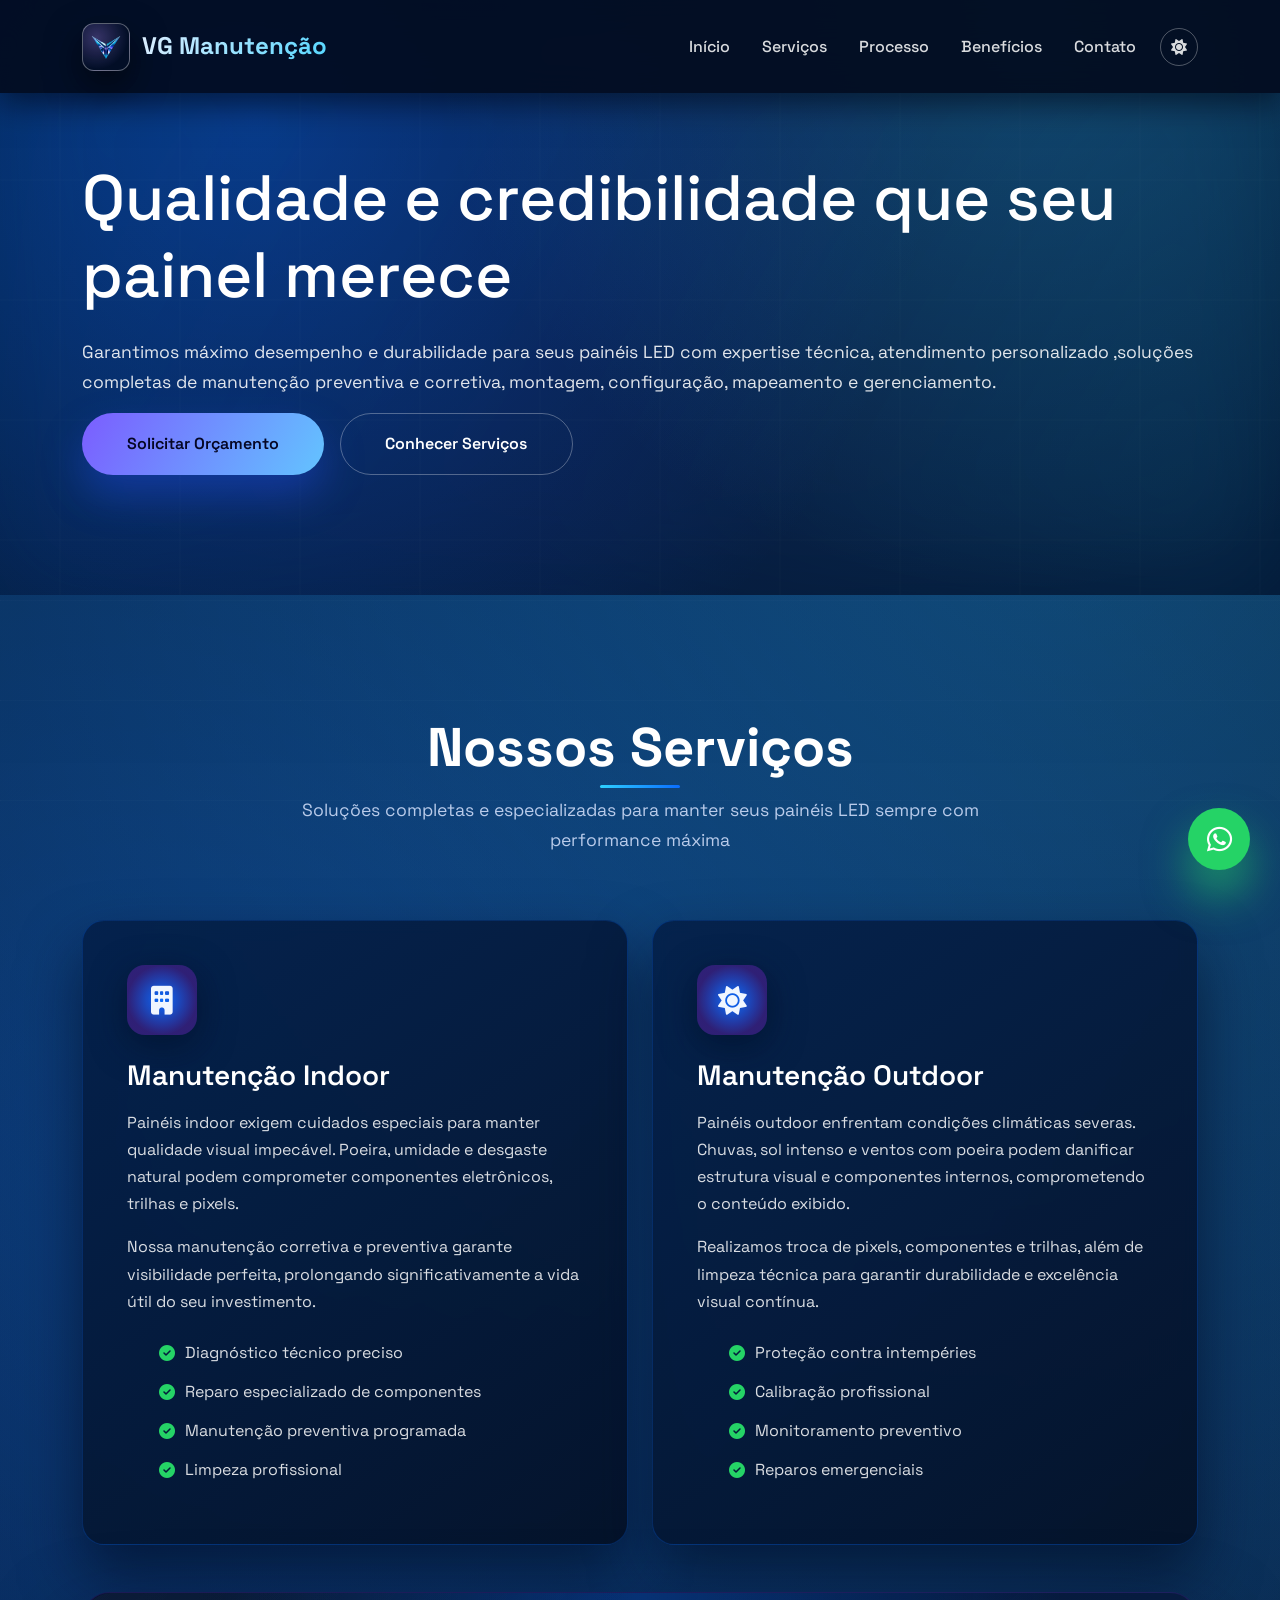
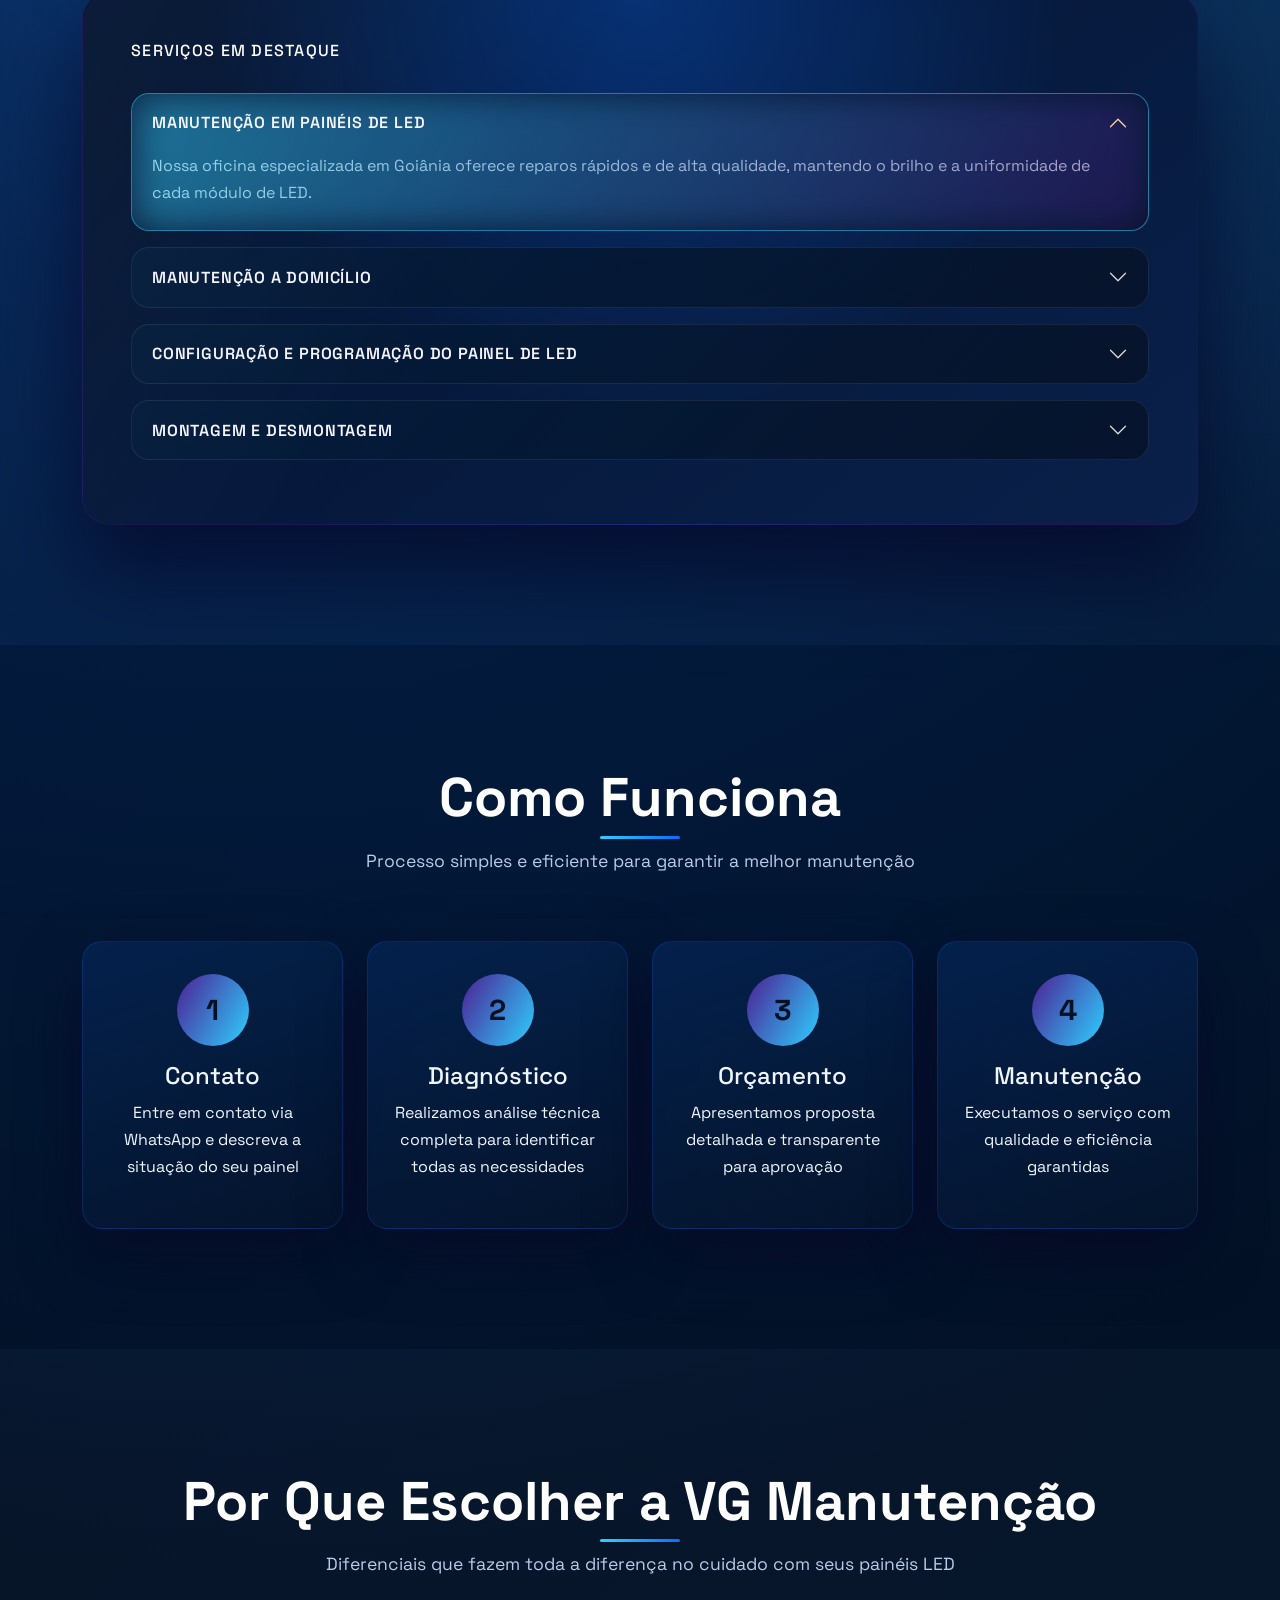
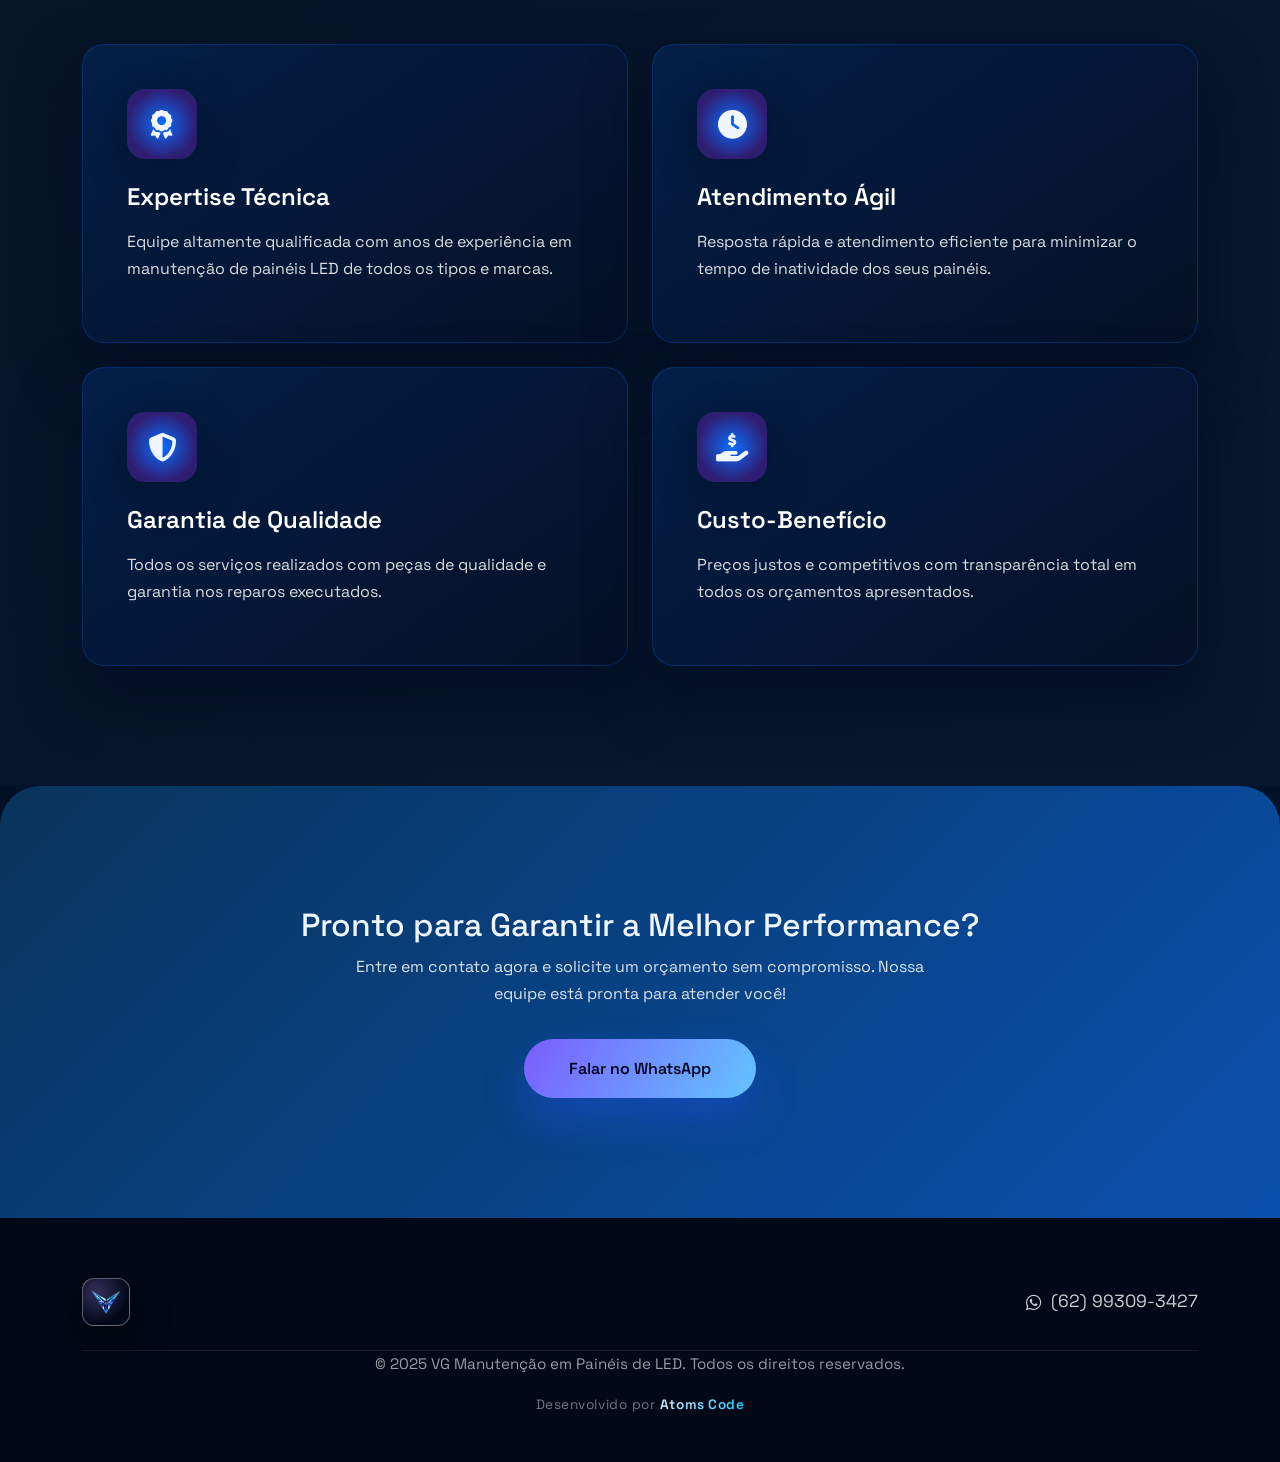
<file: index.html>
<!doctype html>
<html lang="pt-BR" data-theme="dark">
  <head>
    <meta charset="UTF-8" />
    <meta
      name="viewport"
      content="width=device-width, initial-scale=1.0, minimum-scale=1.0, maximum-scale=5.0, user-scalable=yes"
    />
    <title>VG Manutenção em Painéis de LED</title>
    <meta
      name="description"
      content="Manutenção em Painéis de Led | Aluguel de Painéis de Led | Montagem de Painéis de Led | Resolume"
    />
    <link rel="icon" href="favicon.ico" type="image/x-icon" />
    <link rel="preconnect" href="https://fonts.googleapis.com" />
    <link rel="preconnect" href="https://fonts.gstatic.com" crossorigin />
    <link
      href="https://fonts.googleapis.com/css2?family=Space+Grotesk:wght@400;500;600;700&family=Space+Mono:wght@400;700&display=swap"
      rel="stylesheet"
    />
    <link
      href="https://cdnjs.cloudflare.com/ajax/libs/bootstrap/5.3.2/css/bootstrap.min.css"
      rel="stylesheet"
    />
    <link
      href="https://cdnjs.cloudflare.com/ajax/libs/font-awesome/6.4.2/css/all.min.css"
      rel="stylesheet"
    />
    <link rel="stylesheet" href="assets/css/style.css" />
  </head>
  <body>
    <nav class="navbar navbar-expand-lg fixed-top">
      <div class="container">
        <a class="navbar-brand" href="#inicio">
          <img
            class="brand-logo"
            src="icon_logo.png"
            alt="VG Manutenção Logo"
          />
          <span class="brand-name gradient-text">VG Manutenção</span>
        </a>
        <div class="d-flex align-items-center gap-2 d-lg-none">
          <button
            id="theme-toggle-mobile"
            class="theme-toggle-btn"
            aria-label="Alternar modo claro/escuro"
          >
            <i class="fas fa-sun" id="theme-icon-mobile" aria-hidden="true"></i>
          </button>
          <button
            class="navbar-toggler"
            type="button"
            data-bs-toggle="offcanvas"
            data-bs-target="#navbarOffcanvas"
            aria-controls="navbarOffcanvas"
            aria-label="Alternar menu"
          >
            <span class="navbar-toggler-icon"></span>
          </button>
        </div>
        <!-- Desktop nav links (visíveis em telas >= lg) -->
        <ul class="navbar-nav ms-auto d-none d-lg-flex flex-row">
          <li class="nav-item">
            <a class="nav-link" href="#inicio">Início</a>
          </li>
          <li class="nav-item">
            <a class="nav-link" href="#servicos">Serviços</a>
          </li>
          <li class="nav-item">
            <a class="nav-link" href="#processo">Processo</a>
          </li>
          <li class="nav-item">
            <a class="nav-link" href="#beneficios">Benefícios</a>
          </li>
          <li class="nav-item">
            <a class="nav-link" href="#contato">Contato</a>
          </li>
        </ul>
        <button
          id="theme-toggle"
          class="theme-toggle-btn ms-2 d-none d-lg-flex"
          aria-label="Alternar modo claro/escuro"
        >
          <i class="fas fa-sun" id="theme-icon-desktop" aria-hidden="true"></i>
        </button>
      </div>
    </nav>

    <!-- Offcanvas mobile sidebar (fora da navbar) -->
    <div
      class="offcanvas offcanvas-start"
      tabindex="-1"
      id="navbarOffcanvas"
      aria-labelledby="navbarOffcanvasLabel"
    >
      <div class="offcanvas-header">
        <div class="offcanvas-brand">
          <img
            class="brand-logo"
            src="icon_logo.png"
            alt="VG Manutenção Logo"
          />
          <div class="offcanvas-brand-text">
            <span
              class="offcanvas-title gradient-text"
              id="navbarOffcanvasLabel"
              >VG Manutenção</span
            >
            <small class="offcanvas-subtitle"
              >Manutenção em Painéis de LED</small
            >
          </div>
        </div>
        <button
          type="button"
          class="btn-close btn-close-white"
          data-bs-dismiss="offcanvas"
          aria-label="Fechar"
        ></button>
      </div>
      <div class="offcanvas-body">
        <ul class="navbar-nav">
          <li class="nav-item">
            <a class="nav-link active" href="#inicio">
              <i class="fas fa-home" aria-hidden="true"></i>
              Início
            </a>
          </li>
          <li class="nav-item">
            <a class="nav-link" href="#servicos">
              <i class="fas fa-code" aria-hidden="true"></i>
              Serviços
            </a>
          </li>
          <li class="nav-item">
            <a class="nav-link" href="#processo">
              <i class="fas fa-cogs" aria-hidden="true"></i>
              Processo
            </a>
          </li>
          <li class="nav-item">
            <a class="nav-link" href="#beneficios">
              <i class="fas fa-star" aria-hidden="true"></i>
              Benefícios
            </a>
          </li>
          <li class="nav-item">
            <a class="nav-link" href="#contato">
              <i class="fas fa-envelope" aria-hidden="true"></i>
              Contato
            </a>
          </li>
        </ul>
      </div>
    </div>

    <section id="inicio" class="hero">
      <div class="container hero-grid">
        <div class="hero-content">
          <!--<p class="hero-badge">Manutenção dedicada para painéis LED</p>-->

          <h1>Qualidade e credibilidade que seu painel merece</h1>
          <p>
            Garantimos máximo desempenho e durabilidade para seus painéis LED
            com expertise técnica, atendimento personalizado ,soluções completas
            de manutenção preventiva e corretiva, montagem, configuração,
            mapeamento e gerenciamento.
          </p>
          <!--
          <ul class="hero-highlights">
            <li>
              <i class="fas fa-screwdriver-wrench" aria-hidden="true"></i>
              Diagnóstico preciso e rápido
            </li>
            <li>
              <i class="fas fa-chart-line" aria-hidden="true"></i>
              Monitoramento contínuo de performance
            </li>
            <li>
              <i class="fas fa-shield-check" aria-hidden="true"></i>
              Planos sob medida para indoor e outdoor
            </li>
          </ul>
          -->
          <div class="hero-buttons">
            <a
              href="https://wa.me/+5562993093427?text=Ol%C3%A1%2C%20estou%20interessado%20em%20fazer%20um%20or%C3%A7amento.%20"
              class="btn-hero-primary"
              >Solicitar Orçamento</a
            >
            <a href="#servicos" class="btn-hero-secondary">Conhecer Serviços</a>
          </div>
        </div>
        <!--
        <div class="hero-panel">
          <div class="hero-panel-image">
            <img src="vgmanutencao.jpg" alt="Equipe técnica da VG Manutenção" />
          </div>
          <div class="hero-panel-card">
            <p class="hero-panel-label">Tempo médio de resposta</p>
            <p class="hero-panel-value">24h</p>
            <span>Diagnóstico completo na primeira visita</span>
          </div>
          <div class="hero-panel-card hero-panel-card--secondary">
            <p class="hero-panel-label">Cobertura nacional</p>
            <p class="hero-panel-value">Indoor + Outdoor</p>
            <span>Planos contínuos de manutenção</span>
          </div>
        </div>
        -->
      </div>
    </section>

    <!-- Seção de métricas (opcional). Remova o comentário abaixo se quiser exibir. -->
    <!--
    <section class="stats">
      <div class="container">
        <div class="row g-4">
          <div class="col-md-4">
            <div class="stat-item">
              <div class="stat-number" data-target="100">0</div>
              <div class="stat-label">Painéis Atendidos</div>
            </div>
          </div>
          <div class="col-md-4">
            <div class="stat-item">
              <div class="stat-number" data-target="98">0</div>
              <div class="stat-label">Taxa de Satisfação</div>
            </div>
          </div>
          <div class="col-md-4">
            <div class="stat-item">
              <div class="stat-number" data-target="24">0</div>
              <div class="stat-label">Atendimento em 24h</div>
            </div>
          </div>
        </div>
      </div>
    </section>
    -->

    <section id="servicos" class="services">
      <div class="container">
        <div class="section-header">
          <h2 class="section-title">Nossos Serviços</h2>
          <p class="section-subtitle">
            Soluções completas e especializadas para manter seus painéis LED
            sempre com performance máxima
          </p>
        </div>
        <div class="row g-4">
          <div class="col-lg-6">
            <div class="service-card">
              <div class="service-icon">
                <i class="fas fa-building" aria-hidden="true"></i>
              </div>
              <h3>Manutenção Indoor</h3>
              <p>
                Painéis indoor exigem cuidados especiais para manter qualidade
                visual impecável. Poeira, umidade e desgaste natural podem
                comprometer componentes eletrônicos, trilhas e pixels.
              </p>
              <p>
                Nossa manutenção corretiva e preventiva garante visibilidade
                perfeita, prolongando significativamente a vida útil do seu
                investimento.
              </p>
              <ul class="service-features">
                <li>
                  <i class="fas fa-check-circle" aria-hidden="true"></i>
                  Diagnóstico técnico preciso
                </li>
                <li>
                  <i class="fas fa-check-circle" aria-hidden="true"></i>
                  Reparo especializado de componentes
                </li>
                <li>
                  <i class="fas fa-check-circle" aria-hidden="true"></i>
                  Manutenção preventiva programada
                </li>
                <li>
                  <i class="fas fa-check-circle" aria-hidden="true"></i>
                  Limpeza profissional
                </li>
              </ul>
            </div>
          </div>
          <div class="col-lg-6">
            <div class="service-card">
              <div class="service-icon">
                <i class="fas fa-sun" aria-hidden="true"></i>
              </div>
              <h3>Manutenção Outdoor</h3>
              <p>
                Painéis outdoor enfrentam condições climáticas severas. Chuvas,
                sol intenso e ventos com poeira podem danificar estrutura visual
                e componentes internos, comprometendo o conteúdo exibido.
              </p>
              <p>
                Realizamos troca de pixels, componentes e trilhas, além de
                limpeza técnica para garantir durabilidade e excelência visual
                contínua.
              </p>
              <ul class="service-features">
                <li>
                  <i class="fas fa-check-circle" aria-hidden="true"></i>
                  Proteção contra intempéries
                </li>
                <li>
                  <i class="fas fa-check-circle" aria-hidden="true"></i>
                  Calibração profissional
                </li>
                <li>
                  <i class="fas fa-check-circle" aria-hidden="true"></i>
                  Monitoramento preventivo
                </li>
                <li>
                  <i class="fas fa-check-circle" aria-hidden="true"></i>
                  Reparos emergenciais
                </li>
              </ul>
            </div>
          </div>
        </div>

        <div class="neon-accordion-wrapper">
          <h3 class="neon-accordion-title">Serviços em destaque</h3>
          <p class="neon-accordion-subtitle"></p>
          <div class="accordion neon-accordion" id="servicosAccordion">
            <div class="accordion-item">
              <h2 class="accordion-header" id="headingOne">
                <button
                  class="accordion-button"
                  type="button"
                  data-bs-toggle="collapse"
                  data-bs-target="#servicoCollapseOne"
                  aria-expanded="true"
                  aria-controls="servicoCollapseOne"
                >
                  Manutenção em painéis de LED
                </button>
              </h2>
              <div
                id="servicoCollapseOne"
                class="accordion-collapse collapse show"
                aria-labelledby="headingOne"
                data-bs-parent="#servicosAccordion"
              >
                <div class="accordion-body">
                  Nossa oficina especializada em Goiânia oferece reparos rápidos
                  e de alta qualidade, mantendo o brilho e a uniformidade de
                  cada módulo de LED.
                </div>
              </div>
            </div>
            <div class="accordion-item">
              <h2 class="accordion-header" id="headingTwo">
                <button
                  class="accordion-button collapsed"
                  type="button"
                  data-bs-toggle="collapse"
                  data-bs-target="#servicoCollapseTwo"
                  aria-expanded="false"
                  aria-controls="servicoCollapseTwo"
                >
                  Manutenção a domicílio
                </button>
              </h2>
              <div
                id="servicoCollapseTwo"
                class="accordion-collapse collapse"
                aria-labelledby="headingTwo"
                data-bs-parent="#servicosAccordion"
              >
                <div class="accordion-body">
                  O técnico se desloca até o local do cliente, eliminando
                  qualquer preocupação com transporte ou desmontagem do painel e
                  garantindo agilidade no reparo.
                </div>
              </div>
            </div>
            <div class="accordion-item">
              <h2 class="accordion-header" id="headingThree">
                <button
                  class="accordion-button collapsed"
                  type="button"
                  data-bs-toggle="collapse"
                  data-bs-target="#servicoCollapseThree"
                  aria-expanded="false"
                  aria-controls="servicoCollapseThree"
                >
                  Configuração e programação do painel de LED
                </button>
              </h2>
              <div
                id="servicoCollapseThree"
                class="accordion-collapse collapse"
                aria-labelledby="headingThree"
                data-bs-parent="#servicosAccordion"
              >
                <div class="accordion-body">
                  Utilizamos Resolume Arena e Nova Star para garantir que o
                  painel funcione perfeitamente, com calibração alinhada à
                  necessidade de cada projeto.
                </div>
              </div>
            </div>
            <div class="accordion-item">
              <h2 class="accordion-header" id="headingFour">
                <button
                  class="accordion-button collapsed"
                  type="button"
                  data-bs-toggle="collapse"
                  data-bs-target="#servicoCollapseFour"
                  aria-expanded="false"
                  aria-controls="servicoCollapseFour"
                >
                  Montagem e desmontagem
                </button>
              </h2>
              <div
                id="servicoCollapseFour"
                class="accordion-collapse collapse"
                aria-labelledby="headingFour"
                data-bs-parent="#servicosAccordion"
              >
                <div class="accordion-body">
                  Executamos montagem e desmontagem completa do painel de LED,
                  cuidando de cada conexão para maximizar a vida útil e manter a
                  segurança do conjunto.
                </div>
              </div>
            </div>
          </div>
        </div>
      </div>
    </section>

    <section id="processo" class="process">
      <div class="container">
        <div class="section-header">
          <h2 class="section-title">Como Funciona</h2>
          <p class="section-subtitle">
            Processo simples e eficiente para garantir a melhor manutenção
          </p>
        </div>
        <div class="row g-4">
          <div class="col-md-3">
            <div class="process-step">
              <div class="process-number">1</div>
              <h4>Contato</h4>
              <p>
                Entre em contato via WhatsApp e descreva a situação do seu
                painel
              </p>
            </div>
          </div>
          <div class="col-md-3">
            <div class="process-step">
              <div class="process-number">2</div>
              <h4>Diagnóstico</h4>
              <p>
                Realizamos análise técnica completa para identificar todas as
                necessidades
              </p>
            </div>
          </div>
          <div class="col-md-3">
            <div class="process-step">
              <div class="process-number">3</div>
              <h4>Orçamento</h4>
              <p>
                Apresentamos proposta detalhada e transparente para aprovação
              </p>
            </div>
          </div>
          <div class="col-md-3">
            <div class="process-step">
              <div class="process-number">4</div>
              <h4>Manutenção</h4>
              <p>Executamos o serviço com qualidade e eficiência garantidas</p>
            </div>
          </div>
        </div>
      </div>
    </section>

    <section id="beneficios" class="benefits">
      <div class="container">
        <div class="section-header">
          <h2 class="section-title">Por Que Escolher a VG Manutenção</h2>
          <p class="section-subtitle">
            Diferenciais que fazem toda a diferença no cuidado com seus painéis
            LED
          </p>
        </div>
        <div class="row g-4">
          <div class="col-lg-6">
            <div class="benefit-card">
              <div class="benefit-icon">
                <i class="fas fa-award" aria-hidden="true"></i>
              </div>
              <div class="benefit-content">
                <h4>Expertise Técnica</h4>
                <p>
                  Equipe altamente qualificada com anos de experiência em
                  manutenção de painéis LED de todos os tipos e marcas.
                </p>
              </div>
            </div>
          </div>
          <div class="col-lg-6">
            <div class="benefit-card">
              <div class="benefit-icon">
                <i class="fas fa-clock" aria-hidden="true"></i>
              </div>
              <div class="benefit-content">
                <h4>Atendimento Ágil</h4>
                <p>
                  Resposta rápida e atendimento eficiente para minimizar o tempo
                  de inatividade dos seus painéis.
                </p>
              </div>
            </div>
          </div>
          <div class="col-lg-6">
            <div class="benefit-card">
              <div class="benefit-icon">
                <i class="fas fa-shield-alt" aria-hidden="true"></i>
              </div>
              <div class="benefit-content">
                <h4>Garantia de Qualidade</h4>
                <p>
                  Todos os serviços realizados com peças de qualidade e garantia
                  nos reparos executados.
                </p>
              </div>
            </div>
          </div>
          <div class="col-lg-6">
            <div class="benefit-card">
              <div class="benefit-icon">
                <i class="fas fa-hand-holding-usd" aria-hidden="true"></i>
              </div>
              <div class="benefit-content">
                <h4>Custo-Benefício</h4>
                <p>
                  Preços justos e competitivos com transparência total em todos
                  os orçamentos apresentados.
                </p>
              </div>
            </div>
          </div>
        </div>
      </div>
    </section>

    <section id="contato" class="cta">
      <div class="container">
        <div class="cta-content">
          <h2>Pronto para Garantir a Melhor Performance?</h2>
          <p>
            Entre em contato agora e solicite um orçamento sem compromisso.
            Nossa equipe está pronta para atender você!
          </p>
          <a
            href="https://wa.me/+5562993093427?text=Ol%C3%A1%2C%20estou%20interessado%20em%20fazer%20um%20or%C3%A7amento.%20"
            class="btn-hero-primary"
            >Falar no WhatsApp</a
          >
        </div>
      </div>
    </section>

    <footer class="footer">
      <div class="container">
        <div class="footer-content">
          <div class="footer-logo">
            <img class="brand-logo" src="icon_logo.png" alt="VG Manutenção" />
          </div>
          <div class="footer-contact">
            <a
              href="https://wa.me/+5562993093427?text=Ol%C3%A1%2C%20estou%20interessado%20em%20fazer%20um%20or%C3%A7amento.%20"
              target="_blank"
              rel="noopener noreferrer"
            >
              <i class="fab fa-whatsapp" aria-hidden="true"></i> (62) 99309-3427
            </a>
          </div>
        </div>
        <div class="footer-bottom">
          <p>
            &copy; 2025 VG Manutenção em Painéis de LED. Todos os direitos
            reservados.
          </p>
          <p class="footer-dev">
            Desenvolvido por
            <a href="https://www.atomscode.tech/" class="gradient-text"
              >Atoms Code</a
            >
          </p>
        </div>
      </div>
    </footer>

    <a
      href="https://wa.me/+5562993093427?text=Ol%C3%A1%2C%20estou%20interessado%20em%20fazer%20um%20or%C3%A7amento.%20"
      class="whatsapp-btn"
      target="_blank"
      rel="noopener noreferrer"
      aria-label="Falar no WhatsApp"
    >
      <i class="fab fa-whatsapp" aria-hidden="true"></i>
    </a>

    <script src="https://cdnjs.cloudflare.com/ajax/libs/bootstrap/5.3.2/js/bootstrap.bundle.min.js"></script>
    <script src="assets/js/main.js"></script>
  </body>
</html>
</file>
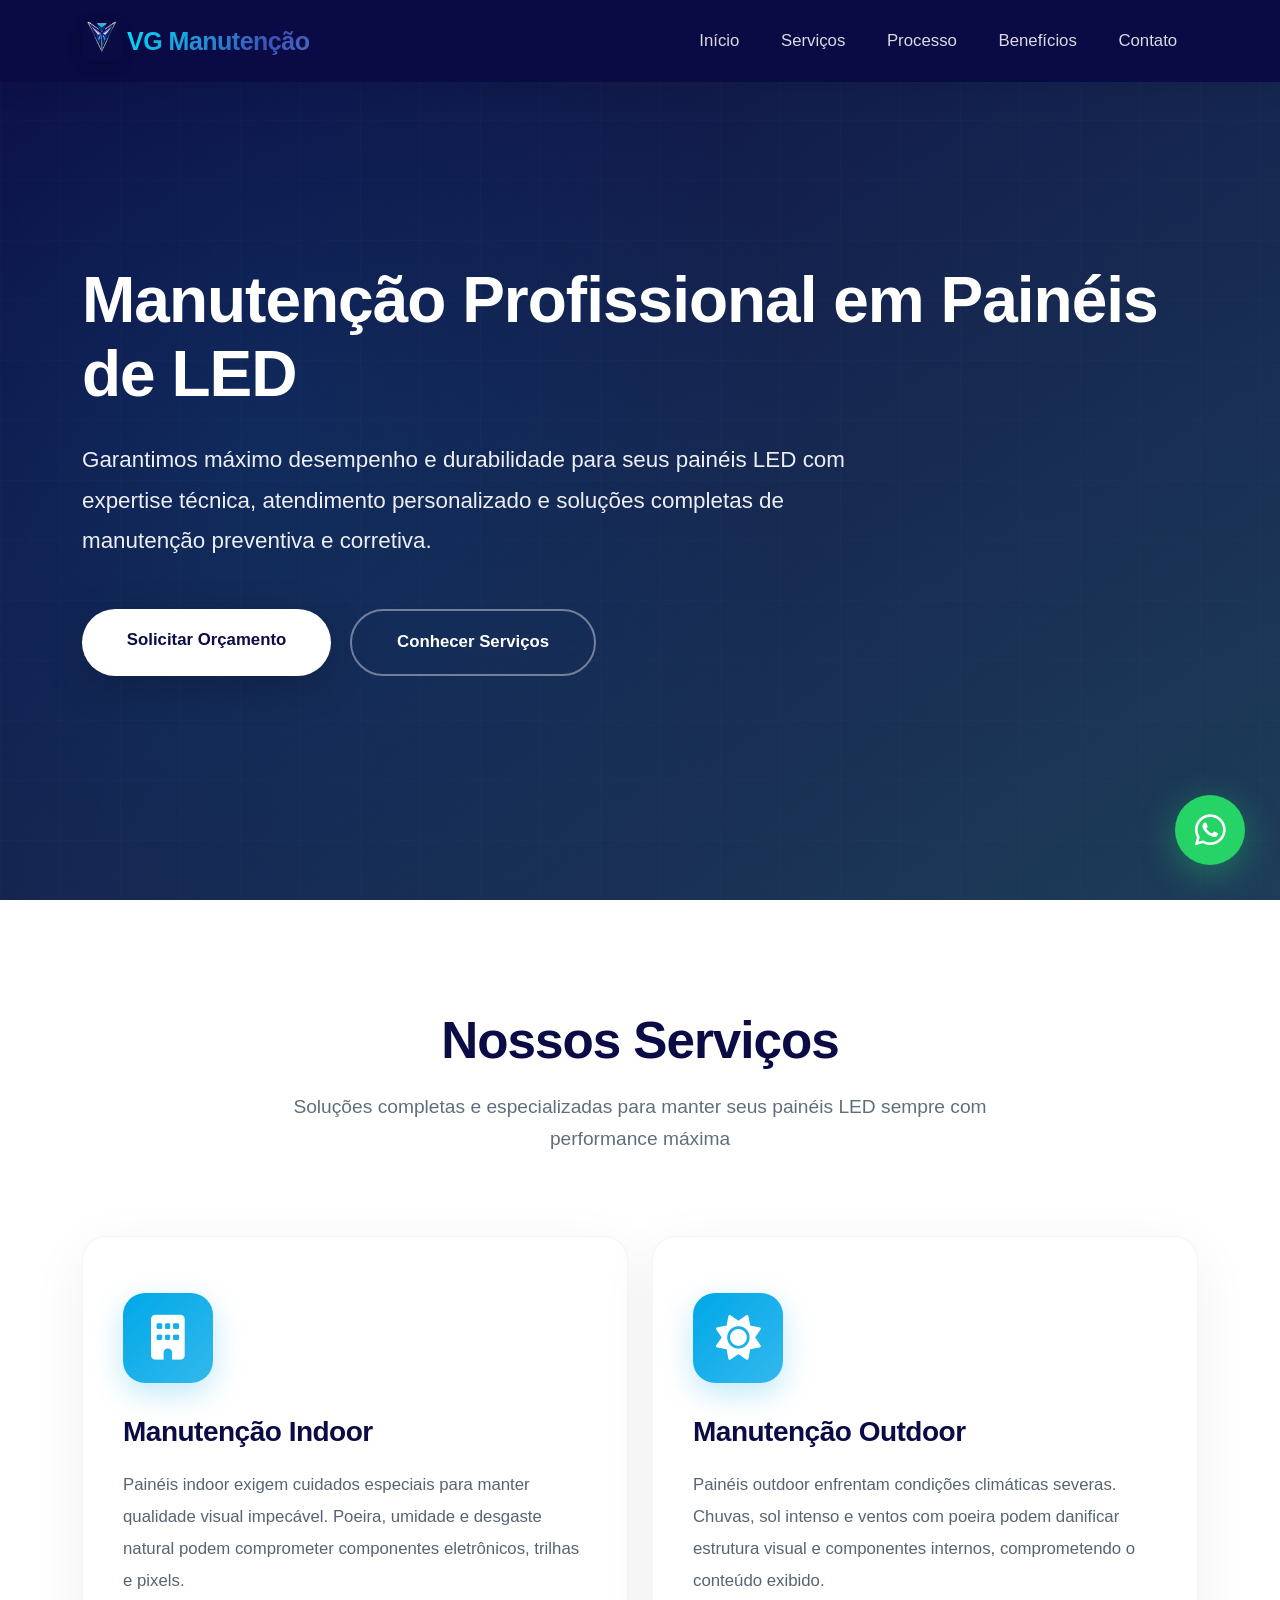
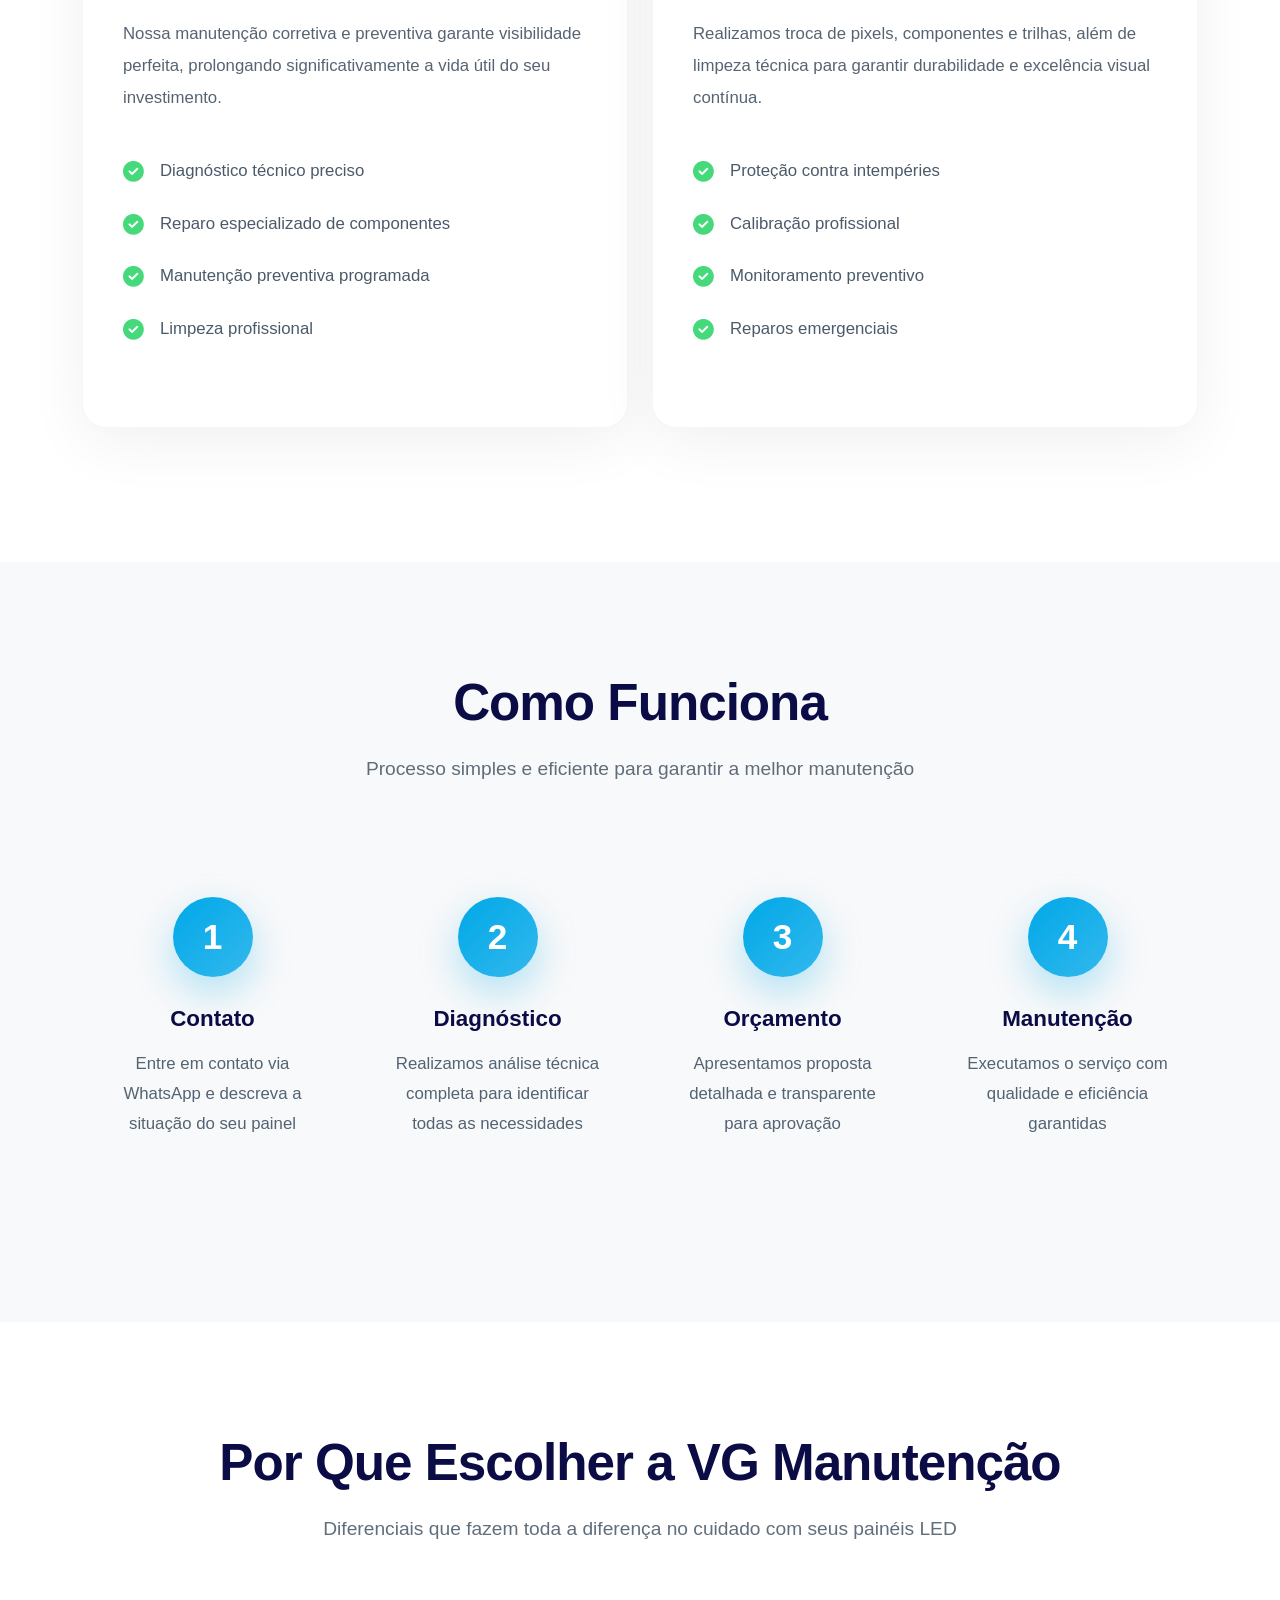
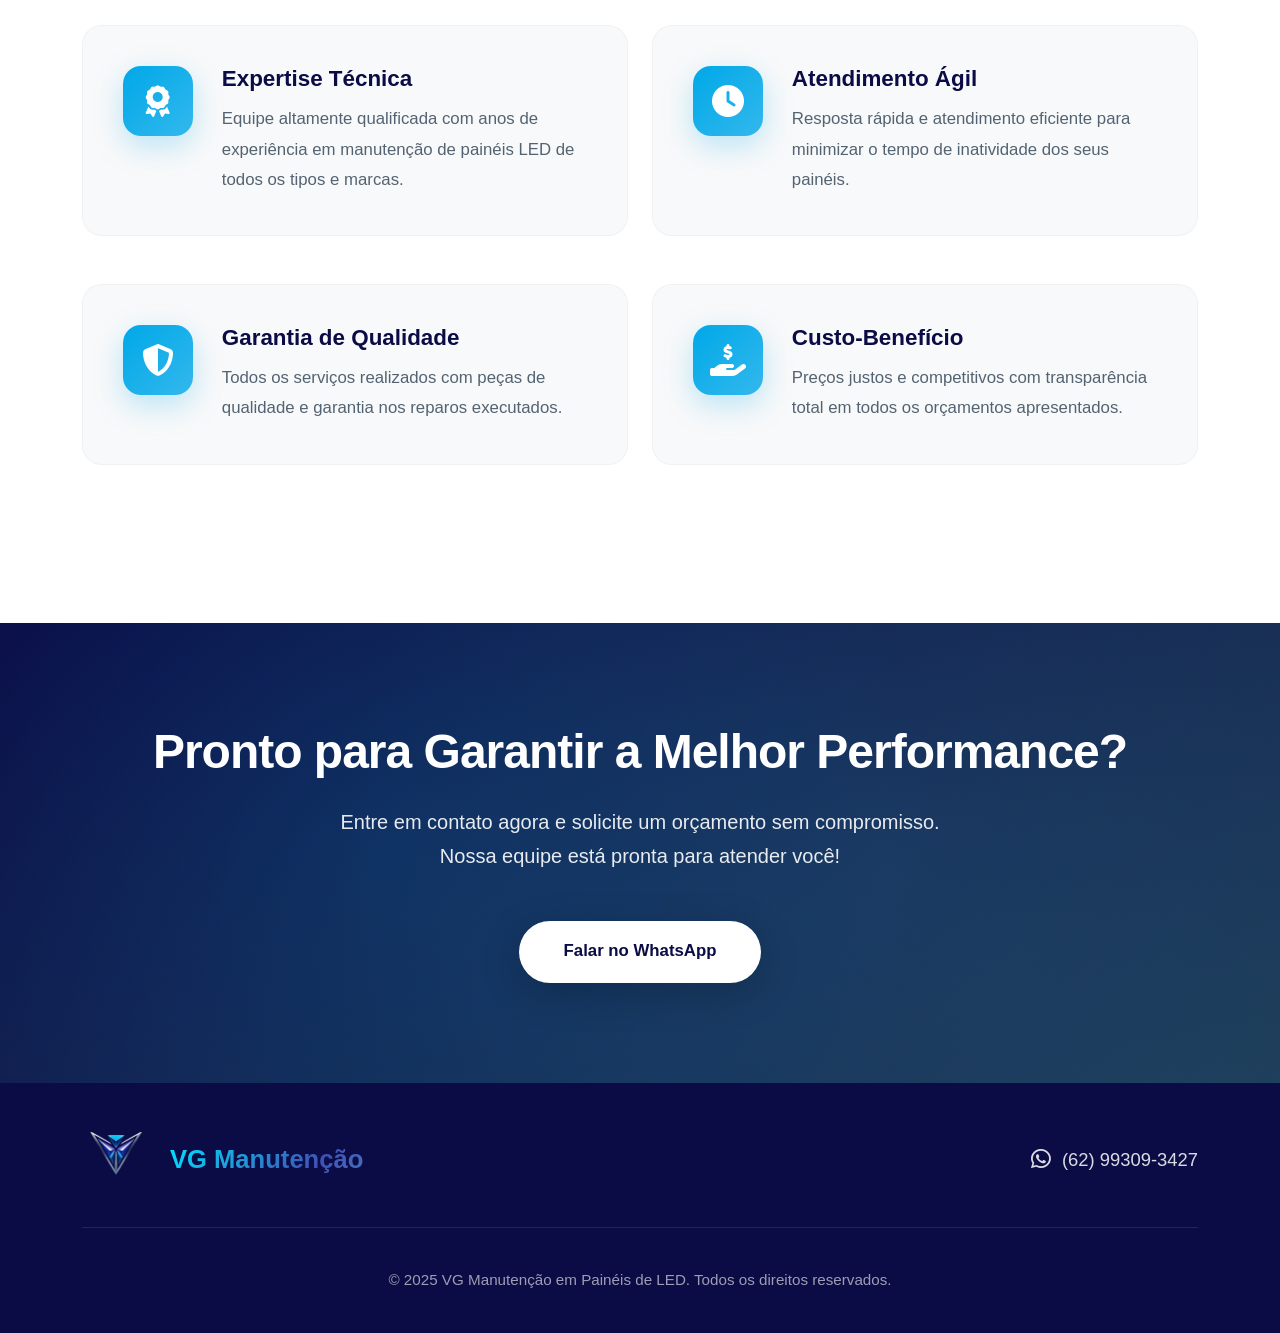
<file: __index.html>
<!DOCTYPE html>
<html lang="pt-BR">
  <head>
    <meta charset="UTF-8" />
    <meta
      name="viewport"
      content="width=device-width, initial-scale=1.0, minimum-scale=1.0, maximum-scale=5.0, user-scalable=yes"
    />
    <title>VG Manutenção em Painéis de LED</title>
    <link
      href="https://cdnjs.cloudflare.com/ajax/libs/bootstrap/5.3.2/css/bootstrap.min.css"
      rel="stylesheet"
    />
    <link
      href="https://cdnjs.cloudflare.com/ajax/libs/font-awesome/6.4.2/css/all.min.css"
      rel="stylesheet"
    />
    <style>
      :root {
        --primary: #0b0b45;
        --secondary: #1e3d59;
        --accent: #00a8e8;
        --accent-light: #33b8ed;
        --dark: #2c3e50;
        --light: #f8f9fa;
        --success: #25d366;
      }

      * {
        margin: 0;
        padding: 0;
        box-sizing: border-box;
      }

      html {
        scroll-behavior: smooth;
      }

      body {
        font-family: "Segoe UI", Tahoma, Geneva, Verdana, sans-serif;
        color: var(--dark);
        overflow-x: hidden;
        line-height: 1.6;
        -webkit-font-smoothing: antialiased;
        -moz-osx-font-smoothing: grayscale;
        -webkit-tap-highlight-color: transparent;
      }

      * {
        box-sizing: border-box;
      }

      /* Improve mobile performance */
      .hero,
      .stats,
      .services,
      .process,
      .benefits,
      .cta {
        will-change: transform;
        backface-visibility: hidden;
      }

      /* Navbar */
      .navbar {
        background: rgba(11, 11, 69, 0.98);
        backdrop-filter: blur(15px);
        padding: 1rem 0;
        transition: all 0.4s cubic-bezier(0.4, 0, 0.2, 1);
        box-shadow: 0 4px 30px rgba(0, 0, 0, 0.1);
      }

      .navbar.scrolled {
        padding: 0.7rem 0;
        box-shadow: 0 4px 40px rgba(0, 0, 0, 0.15);
      }

      .navbar-brand {
        display: flex;
        align-items: center;
        color: white !important;
        font-weight: 700;
        font-size: 1.5rem;
        transition: transform 0.3s ease;
        letter-spacing: -0.5px;
      }

      .navbar-brand:hover {
        transform: translateX(5px);
      }

      /* Mobile-friendly navbar toggler */
      .navbar-toggler {
        border: none;
        padding: 0.6rem;
        border-radius: 8px;
        background: rgba(255, 255, 255, 0.1);
        transition: all 0.3s ease;
        min-width: 48px;
        min-height: 48px;
      }

      .navbar-toggler:focus {
        box-shadow: 0 0 0 3px rgba(255, 255, 255, 0.2);
        outline: none;
        background: rgba(255, 255, 255, 0.15);
      }

      .navbar-toggler:hover {
        background: rgba(255, 255, 255, 0.2);
      }

      .navbar-toggler-icon {
        background-image: url("data:image/svg+xml,%3csvg xmlns='http://www.w3.org/2000/svg' viewBox='0 0 30 30'%3e%3cpath stroke='rgba%2833, 37, 41, 0.75%29' stroke-linecap='round' stroke-miterlimit='10' stroke-width='2' d='M4 7h22M4 15h22M4 23h22'/%3e%3c/svg%3e");
        filter: invert(1);
      }

      .navbar-brand img {
        height: 50px;
        margin-right: 15px;
        border-radius: 10px;
        box-shadow: 0 4px 15px rgba(0, 0, 0, 0.2);
      }

      .nav-link {
        color: rgba(255, 255, 255, 0.85) !important;
        padding: 0.6rem 1.3rem !important;
        font-weight: 500;
        position: relative;
        transition: all 0.3s ease;
        font-size: 1.05rem;
      }

      .nav-link::before {
        content: "";
        position: absolute;
        bottom: 5px;
        left: 50%;
        width: 0;
        height: 3px;
        background: linear-gradient(90deg, var(--accent), var(--accent-light));
        transition: all 0.3s cubic-bezier(0.4, 0, 0.2, 1);
        transform: translateX(-50%);
        border-radius: 2px;
      }

      .nav-link:hover::before {
        width: 70%;
      }

      .nav-link:hover {
        color: white !important;
      }

      /* Hero Section */
      .hero {
        background: linear-gradient(
          145deg,
          var(--primary) 0%,
          var(--secondary) 100%
        );
        padding: 160px 0 120px;
        min-height: 100vh;
        display: flex;
        align-items: center;
        position: relative;
        overflow: hidden;
      }

      .hero::before {
        content: "";
        position: absolute;
        top: 0;
        left: 0;
        right: 0;
        bottom: 0;
        background: radial-gradient(
            circle at 20% 50%,
            rgba(0, 168, 232, 0.1) 0%,
            transparent 50%
          ),
          radial-gradient(
            circle at 80% 80%,
            rgba(30, 61, 89, 0.1) 0%,
            transparent 50%
          );
      }

      .hero::after {
        content: "";
        position: absolute;
        top: 0;
        left: 0;
        right: 0;
        bottom: 0;
        background: url('data:image/svg+xml,<svg width="60" height="60" xmlns="http://www.w3.org/2000/svg"><defs><pattern id="grid" width="60" height="60" patternUnits="userSpaceOnUse"><path d="M 60 0 L 0 0 0 60" fill="none" stroke="rgba(255,255,255,0.02)" stroke-width="1"/></pattern></defs><rect width="100%" height="100%" fill="url(%23grid)"/></svg>');
      }

      .hero-content {
        position: relative;
        z-index: 2;
        animation: fadeInUp 1s ease;
      }

      .hero h1 {
        font-size: clamp(2.2rem, 6vw, 4rem);
        font-weight: 800;
        color: white;
        margin-bottom: 1.8rem;
        line-height: 1.15;
        letter-spacing: -1px;
      }

      .hero p {
        font-size: clamp(1.1rem, 2.5vw, 1.4rem);
        color: rgba(255, 255, 255, 0.92);
        margin-bottom: 3rem;
        line-height: 1.8;
        max-width: 800px;
      }

      .hero-buttons {
        display: flex;
        gap: 1.2rem;
        flex-wrap: wrap;
      }

      .btn-hero-primary {
        background: white;
        color: var(--primary);
        padding: 1.1rem 2.8rem;
        border-radius: 60px;
        font-weight: 700;
        border: none;
        transition: all 0.4s cubic-bezier(0.4, 0, 0.2, 1);
        box-shadow: 0 10px 40px rgba(0, 0, 0, 0.2);
        text-decoration: none;
        display: inline-block;
        font-size: 1.05rem;
      }

      .btn-hero-primary:hover,
      .btn-hero-primary:focus {
        transform: translateY(-4px);
        box-shadow: 0 20px 60px rgba(0, 0, 0, 0.3);
        background: var(--accent);
        color: white;
        outline: none;
      }

      .btn-hero-primary:active {
        transform: translateY(-2px);
        transition: transform 0.1s ease;
      }

      .btn-hero-secondary {
        background: transparent;
        color: white;
        padding: 1.1rem 2.8rem;
        border-radius: 60px;
        font-weight: 600;
        border: 2px solid rgba(255, 255, 255, 0.4);
        transition: all 0.4s cubic-bezier(0.4, 0, 0.2, 1);
        text-decoration: none;
        display: inline-block;
        backdrop-filter: blur(10px);
        font-size: 1.05rem;
      }

      .btn-hero-secondary:hover,
      .btn-hero-secondary:focus {
        background: white;
        color: var(--primary);
        border-color: white;
        transform: translateY(-4px);
        outline: none;
      }

      .btn-hero-secondary:active {
        transform: translateY(-2px);
        transition: transform 0.1s ease;
      }

      /* Touch-friendly improvements for mobile */
      @media (hover: none) and (pointer: coarse) {
        .btn-hero-primary:hover,
        .btn-hero-secondary:hover,
        .navbar-brand:hover {
          transform: none;
        }

        .btn-hero-primary:active,
        .btn-hero-secondary:active {
          transform: scale(0.98);
          transition: transform 0.1s ease;
        }

        /* Increase tap target size on mobile */
        .nav-link {
          min-height: 48px;
          display: flex;
          align-items: center;
          justify-content: center;
        }
      }

      /* Stats */
      .stats {
        background: var(--light);
        padding: 90px 0;
        position: relative;
      }

      .stat-item {
        text-align: center;
        padding: 2.5rem 1.5rem;
        opacity: 0;
        transform: translateY(40px);
        transition: all 0.6s cubic-bezier(0.4, 0, 0.2, 1);
      }

      .stat-item.visible {
        opacity: 1;
        transform: translateY(0);
      }

      .stat-number {
        font-size: 3.5rem;
        font-weight: 900;
        background: linear-gradient(135deg, var(--accent), var(--accent-light));
        -webkit-background-clip: text;
        -webkit-text-fill-color: transparent;
        background-clip: text;
        margin-bottom: 0.8rem;
        line-height: 1;
      }

      .stat-label {
        font-size: 1.15rem;
        color: var(--dark);
        font-weight: 600;
        opacity: 0.85;
      }

      /* Services */
      .services {
        padding: 110px 0;
        background: white;
      }

      .section-header {
        text-align: center;
        margin-bottom: 5rem;
      }

      .section-title {
        font-size: clamp(2.2rem, 5vw, 3.2rem);
        font-weight: 800;
        color: var(--primary);
        margin-bottom: 1.2rem;
        letter-spacing: -1px;
      }

      .section-subtitle {
        font-size: 1.2rem;
        color: var(--dark);
        opacity: 0.75;
        max-width: 700px;
        margin: 0 auto;
        line-height: 1.7;
      }

      .service-card {
        background: white;
        border-radius: 24px;
        padding: 3.5rem 2.5rem;
        height: 100%;
        box-shadow: 0 15px 60px rgba(0, 0, 0, 0.06);
        transition: all 0.5s cubic-bezier(0.4, 0, 0.2, 1);
        opacity: 0;
        transform: translateY(40px);
        border: 1px solid rgba(0, 0, 0, 0.04);
        position: relative;
        overflow: hidden;
      }

      .service-card::before {
        content: "";
        position: absolute;
        top: 0;
        left: 0;
        right: 0;
        height: 5px;
        background: linear-gradient(90deg, var(--accent), var(--accent-light));
        transform: scaleX(0);
        transition: transform 0.5s cubic-bezier(0.4, 0, 0.2, 1);
      }

      .service-card:hover::before {
        transform: scaleX(1);
      }

      .service-card.visible {
        opacity: 1;
        transform: translateY(0);
      }

      .service-card:hover {
        transform: translateY(-20px);
        box-shadow: 0 25px 80px rgba(0, 168, 232, 0.12);
      }

      .service-icon {
        width: 90px;
        height: 90px;
        background: linear-gradient(135deg, var(--accent), var(--accent-light));
        border-radius: 22px;
        display: flex;
        align-items: center;
        justify-content: center;
        margin-bottom: 2rem;
        transition: all 0.4s cubic-bezier(0.4, 0, 0.2, 1);
        box-shadow: 0 10px 30px rgba(0, 168, 232, 0.25);
      }

      .service-card:hover .service-icon {
        transform: rotate(-5deg) scale(1.08);
        box-shadow: 0 15px 40px rgba(0, 168, 232, 0.35);
      }

      .service-icon i {
        font-size: 2.8rem;
        color: white;
      }

      .service-card h3 {
        font-size: 1.75rem;
        font-weight: 800;
        margin-bottom: 1.3rem;
        color: var(--primary);
        letter-spacing: -0.5px;
      }

      .service-card p {
        color: var(--dark);
        opacity: 0.8;
        line-height: 1.9;
        margin-bottom: 1.3rem;
        font-size: 1.05rem;
      }

      .service-features {
        list-style: none;
        padding: 0;
        margin-top: 2rem;
      }

      .service-features li {
        padding: 0.8rem 0;
        color: var(--dark);
        display: flex;
        align-items: center;
        gap: 1rem;
        font-size: 1.05rem;
        opacity: 0.85;
      }

      .service-features i {
        color: var(--success);
        font-size: 1.3rem;
        flex-shrink: 0;
      }

      /* Process */
      .process {
        padding: 110px 0;
        background: var(--light);
      }

      .process-step {
        text-align: center;
        padding: 2rem 1.5rem;
        opacity: 0;
        transform: translateY(40px);
        transition: all 0.6s cubic-bezier(0.4, 0, 0.2, 1);
      }

      .process-step.visible {
        opacity: 1;
        transform: translateY(0);
      }

      .process-number {
        width: 80px;
        height: 80px;
        background: linear-gradient(135deg, var(--accent), var(--accent-light));
        border-radius: 50%;
        display: flex;
        align-items: center;
        justify-content: center;
        font-size: 2.2rem;
        font-weight: 900;
        color: white;
        margin: 0 auto 1.8rem;
        box-shadow: 0 15px 40px rgba(0, 168, 232, 0.3);
        transition: all 0.4s cubic-bezier(0.4, 0, 0.2, 1);
      }

      .process-step:hover .process-number {
        transform: scale(1.15) rotate(10deg);
        box-shadow: 0 20px 50px rgba(0, 168, 232, 0.4);
      }

      .process-step h4 {
        font-size: 1.4rem;
        font-weight: 700;
        margin-bottom: 1rem;
        color: var(--primary);
      }

      .process-step p {
        color: var(--dark);
        opacity: 0.8;
        line-height: 1.8;
        font-size: 1.05rem;
      }

      /* Benefits */
      .benefits {
        padding: 110px 0;
        background: white;
      }

      .benefit-card {
        display: flex;
        align-items: flex-start;
        gap: 1.8rem;
        padding: 2.5rem;
        margin-bottom: 2rem;
        background: var(--light);
        border-radius: 20px;
        transition: all 0.4s cubic-bezier(0.4, 0, 0.2, 1);
        opacity: 0;
        transform: translateX(-40px);
        border: 1px solid rgba(0, 0, 0, 0.03);
      }

      .benefit-card.visible {
        opacity: 1;
        transform: translateX(0);
      }

      .benefit-card:hover {
        transform: translateX(15px);
        box-shadow: 0 15px 50px rgba(0, 0, 0, 0.08);
        background: white;
      }

      .benefit-icon {
        width: 70px;
        height: 70px;
        background: linear-gradient(135deg, var(--accent), var(--accent-light));
        border-radius: 18px;
        display: flex;
        align-items: center;
        justify-content: center;
        flex-shrink: 0;
        box-shadow: 0 10px 30px rgba(0, 168, 232, 0.25);
        transition: all 0.4s cubic-bezier(0.4, 0, 0.2, 1);
      }

      .benefit-card:hover .benefit-icon {
        transform: scale(1.1) rotate(-5deg);
      }

      .benefit-icon i {
        font-size: 2rem;
        color: white;
      }

      .benefit-content h4 {
        font-size: 1.4rem;
        font-weight: 700;
        margin-bottom: 0.7rem;
        color: var(--primary);
      }

      .benefit-content p {
        color: var(--dark);
        opacity: 0.8;
        margin: 0;
        line-height: 1.8;
        font-size: 1.05rem;
      }

      /* CTA */
      .cta {
        background: linear-gradient(
          145deg,
          var(--primary) 0%,
          var(--secondary) 100%
        );
        padding: 100px 0;
        text-align: center;
        position: relative;
        overflow: hidden;
      }

      .cta::before {
        content: "";
        position: absolute;
        top: 0;
        left: 0;
        right: 0;
        bottom: 0;
        background: radial-gradient(
            circle at 30% 50%,
            rgba(0, 168, 232, 0.15) 0%,
            transparent 60%
          ),
          radial-gradient(
            circle at 70% 50%,
            rgba(51, 184, 237, 0.1) 0%,
            transparent 60%
          );
      }

      .cta-content {
        position: relative;
        z-index: 2;
      }

      .cta h2 {
        font-size: clamp(2rem, 5vw, 3rem);
        font-weight: 800;
        color: white;
        margin-bottom: 1.5rem;
        letter-spacing: -1px;
      }

      .cta p {
        font-size: 1.25rem;
        color: rgba(255, 255, 255, 0.9);
        margin-bottom: 3rem;
        max-width: 650px;
        margin-left: auto;
        margin-right: auto;
        line-height: 1.7;
      }

      /* Footer */
      .footer {
        background: var(--primary);
        color: white;
        padding: 50px 0 25px;
      }

      .footer-content {
        display: flex;
        justify-content: space-between;
        align-items: center;
        flex-wrap: wrap;
        gap: 2.5rem;
        margin-bottom: 2.5rem;
        padding-bottom: 2.5rem;
        border-bottom: 1px solid rgba(255, 255, 255, 0.1);
      }

      .footer-logo {
        display: flex;
        align-items: center;
        gap: 1.2rem;
      }

      .footer-logo img {
        height: 55px;
        border-radius: 10px;
      }

      .footer-logo h3 {
        font-size: 1.6rem;
        font-weight: 800;
        margin: 0;
      }

      .footer-contact a {
        color: rgba(255, 255, 255, 0.85);
        text-decoration: none;
        font-size: 1.15rem;
        display: flex;
        align-items: center;
        gap: 0.7rem;
        transition: all 0.3s ease;
      }

      .footer-contact a:hover {
        color: var(--accent);
        transform: translateX(5px);
      }

      .footer-contact i {
        font-size: 1.4rem;
      }

      .footer-bottom {
        text-align: center;
        color: rgba(255, 255, 255, 0.6);
        font-size: 0.95rem;
      }

      /* WhatsApp Button */
      .whatsapp-btn {
        position: fixed;
        bottom: 35px;
        right: 35px;
        background: var(--success);
        color: white;
        width: 70px;
        height: 70px;
        border-radius: 50%;
        display: flex;
        justify-content: center;
        align-items: center;
        font-size: 2.2rem;
        box-shadow: 0 8px 35px rgba(37, 211, 102, 0.4);
        z-index: 1000;
        transition: all 0.4s cubic-bezier(0.4, 0, 0.2, 1);
        text-decoration: none;
        animation: pulse 2.5s infinite;
      }

      .whatsapp-btn:hover {
        transform: scale(1.18);
        box-shadow: 0 12px 50px rgba(37, 211, 102, 0.6);
        color: white;
      }

      .whatsapp-btn:active {
        transform: scale(1.1);
        transition: transform 0.1s ease;
      }

      /* Mobile-specific WhatsApp button improvements */
      @media (hover: none) and (pointer: coarse) {
        .whatsapp-btn:hover {
          transform: none;
        }

        .whatsapp-btn:active {
          transform: scale(0.95);
          transition: transform 0.1s ease;
        }
      }

      @keyframes pulse {
        0%,
        100% {
          box-shadow: 0 8px 35px rgba(37, 211, 102, 0.4);
        }
        50% {
          box-shadow: 0 8px 50px rgba(37, 211, 102, 0.7);
        }
      }

      @keyframes fadeInUp {
        from {
          opacity: 0;
          transform: translateY(50px);
        }
        to {
          opacity: 1;
          transform: translateY(0);
        }
      }

      /* Responsive */
      @media (max-width: 991px) {
        .navbar-collapse {
          background: rgba(11, 11, 69, 0.98);
          backdrop-filter: blur(20px);
          padding: 1.5rem;
          margin-top: 1rem;
          border-radius: 15px;
          box-shadow: 0 10px 40px rgba(0, 0, 0, 0.2);
          border: 1px solid rgba(255, 255, 255, 0.1);
        }

        .nav-link {
          text-align: center;
          padding: 1rem !important;
          font-size: 1.1rem;
          margin: 0.2rem 0;
          border-radius: 8px;
          transition: all 0.3s ease;
        }

        .nav-link:hover {
          background: rgba(255, 255, 255, 0.1);
        }

        .hero {
          padding: 140px 0 90px;
          min-height: 80vh;
        }

        .hero-buttons {
          flex-direction: column;
          gap: 1rem;
        }

        .hero-buttons a {
          width: 100%;
          text-align: center;
          padding: 1.2rem 2rem;
          font-size: 1.1rem;
        }

        .stats,
        .services,
        .process,
        .benefits,
        .cta {
          padding: 70px 0;
        }

        .section-header {
          margin-bottom: 3.5rem;
        }

        .footer-content {
          flex-direction: column;
          text-align: center;
          gap: 2rem;
        }

        .footer-contact a {
          justify-content: center;
        }

        .whatsapp-btn {
          width: 60px;
          height: 60px;
          font-size: 1.9rem;
          bottom: 25px;
          right: 25px;
        }
      }

      /* Melhorias para dispositivos mobile */
      @media (max-width: 768px) {
        .navbar-brand {
          font-size: 1.4rem;
        }

        .navbar-brand img {
          width: 45px;
          height: 45px;
        }

        .hero {
          padding: 120px 0 80px;
        }

        .hero h1 {
          font-size: clamp(1.8rem, 8vw, 3.2rem);
          margin-bottom: 1.5rem;
        }

        .hero p {
          font-size: clamp(1rem, 4vw, 1.2rem);
          margin-bottom: 2.5rem;
        }

        .section-title {
          font-size: 2.2rem;
        }

        .section-subtitle {
          font-size: 1.1rem;
        }

        .service-card,
        .benefit-card {
          padding: 2.5rem 2rem;
          margin-bottom: 1.5rem;
        }

        .process-step {
          padding: 2rem 1.5rem;
        }

        .container {
          padding-left: 1rem;
          padding-right: 1rem;
        }
      }

      @media (max-width: 576px) {
        .navbar-brand {
          font-size: 1.2rem;
        }

        .navbar-brand img {
          width: 40px;
          height: 40px;
        }

        .hero {
          padding: 100px 0 60px;
          min-height: 70vh;
        }

        .hero h1 {
          font-size: clamp(1.6rem, 9vw, 2.8rem);
          margin-bottom: 1.2rem;
          line-height: 1.2;
        }

        .hero p {
          font-size: clamp(0.95rem, 4.5vw, 1.15rem);
          margin-bottom: 2rem;
          padding: 0 0.5rem;
        }

        .hero-buttons {
          padding: 0 0.5rem;
        }

        .hero-buttons a {
          padding: 1rem 1.5rem;
          font-size: 1rem;
          min-height: 50px;
          border-radius: 50px;
        }

        .stats,
        .services,
        .process,
        .benefits,
        .cta {
          padding: 50px 0;
        }

        .section-title {
          font-size: 1.8rem;
          margin-bottom: 1rem;
        }

        .section-subtitle {
          font-size: 1rem;
          margin-bottom: 2rem;
        }

        .section-header {
          margin-bottom: 2.5rem;
          padding: 0 1rem;
        }

        .service-card,
        .benefit-card {
          padding: 2rem 1.5rem;
          margin-bottom: 1rem;
        }

        .service-card h3,
        .benefit-card h3 {
          font-size: 1.4rem;
          margin-bottom: 1rem;
        }

        .service-card p,
        .benefit-card p {
          font-size: 0.95rem;
          line-height: 1.6;
        }

        .stat-item {
          margin-bottom: 2rem;
        }

        .stat-number {
          font-size: 2.5rem;
          margin-bottom: 0.5rem;
        }

        .stat-label {
          font-size: 0.9rem;
        }

        .service-icon,
        .benefit-icon {
          width: 60px;
          height: 60px;
          margin-bottom: 1.5rem;
        }

        .service-icon i,
        .benefit-icon i {
          font-size: 1.6rem;
        }

        .process-step {
          padding: 1.5rem 1rem;
          margin-bottom: 1rem;
        }

        .process-step h3 {
          font-size: 1.3rem;
        }

        .whatsapp-btn {
          width: 55px;
          height: 55px;
          font-size: 1.6rem;
          bottom: 20px;
          right: 20px;
        }

        .footer-content {
          padding: 0 1rem;
        }

        .footer-contact a {
          font-size: 0.9rem;
          padding: 0.8rem 0;
        }
      }

      /* Extra pequenas telas (< 480px) */
      @media (max-width: 480px) {
        .container {
          padding-left: 0.75rem;
          padding-right: 0.75rem;
        }

        .hero h1 {
          font-size: clamp(1.4rem, 10vw, 2.4rem);
        }

        .hero p {
          font-size: clamp(0.9rem, 5vw, 1.1rem);
        }

        .section-title {
          font-size: 1.6rem;
        }

        .service-card,
        .benefit-card {
          padding: 1.5rem 1rem;
        }

        .whatsapp-btn {
          width: 50px;
          height: 50px;
          font-size: 1.4rem;
          bottom: 15px;
          right: 15px;
        }
      }

      /* iOS Safari específico */
      @supports (-webkit-touch-callout: none) {
        .hero {
          min-height: -webkit-fill-available;
        }

        .navbar {
          -webkit-backdrop-filter: blur(15px);
          backdrop-filter: blur(15px);
        }
      }

      /* Melhorias para scroll suave em mobile */
      @media (max-width: 768px) {
        html {
          -webkit-overflow-scrolling: touch;
        }

        .navbar-collapse.show {
          animation: slideDown 0.3s ease-out;
        }

        @keyframes slideDown {
          from {
            opacity: 0;
            transform: translateY(-10px);
          }
          to {
            opacity: 1;
            transform: translateY(0);
          }
        }
      }

      /* Gradient header text */
      .gradient-text {
        background: linear-gradient(
          135deg,
          #00e5ff 0%,
          #3f51b5 25%,
          #57b2d3 50%,
          #3b39b6 75%,
          #8aabb6 100%
        );
        background-size: 300% 300%;
        -webkit-background-clip: text;
        -webkit-text-fill-color: transparent;
        background-clip: text;
        animation: gradientShift 6s ease-in-out infinite;
        font-weight: bold;
        font-size: 1.5rem;
      }

      @keyframes gradientShift {
        0%,
        100% {
          background-position: 0% 50%;
        }
        50% {
          background-position: 100% 50%;
        }
      }
    </style>
  </head>
  <body>
    <!-- Navbar -->
    <nav class="navbar navbar-expand-lg fixed-top">
      <div class="container">
        <a class="navbar-brand" href="#inicio">
          <img
            style="
              margin: 0;
              padding: 0;
              margin-right: 5px;
              width: 40px;
              height: 40px;
              border-radius: 10px;
            "
            src="logo.png"
            alt="VG Manutenção Logo"
          />
          <span style="font-size: 25px" class="gradient-text"
            >VG Manutenção</span
          >
        </a>
        <button
          class="navbar-toggler"
          type="button"
          data-bs-toggle="collapse"
          data-bs-target="#navbarNav"
        >
          <span class="navbar-toggler-icon"></span>
        </button>
        <div class="collapse navbar-collapse" id="navbarNav">
          <ul class="navbar-nav ms-auto">
            <li class="nav-item">
              <a class="nav-link" href="#inicio">Início</a>
            </li>
            <li class="nav-item">
              <a class="nav-link" href="#servicos">Serviços</a>
            </li>
            <li class="nav-item">
              <a class="nav-link" href="#processo">Processo</a>
            </li>
            <li class="nav-item">
              <a class="nav-link" href="#beneficios">Benefícios</a>
            </li>
            <li class="nav-item">
              <a class="nav-link" href="#contato">Contato</a>
            </li>
          </ul>
        </div>
      </div>
    </nav>

    <!-- Hero -->
    <section id="inicio" class="hero">
      <div class="container">
        <div class="hero-content">
          <h1>Manutenção Profissional em Painéis de LED</h1>
          <p>
            Garantimos máximo desempenho e durabilidade para seus painéis LED
            com expertise técnica, atendimento personalizado e soluções
            completas de manutenção preventiva e corretiva.
          </p>
          <div class="hero-buttons">
            <a
              href="https://api.whatsapp.com/send/?phone=5562993093427&text=Ol%C3%A1%21+Gostaria+de+solicitar+um+or%C3%A7amento+para+manuten%C3%A7%C3%A3o.&type=phone_number&app_absent=0"
              class="btn-hero-primary"
              >Solicitar Orçamento</a
            >
            <a href="#servicos" class="btn-hero-secondary">Conhecer Serviços</a>
          </div>
        </div>
      </div>
    </section>

    <!-- Stats -->
    <!--
    <section class="stats">
      <div class="container">
        <div class="row">
          <div class="col-md-4 mb-4 mb-md-0">
            <div class="stat-item">
              <div class="stat-number" data-target="100">0</div>
              <div class="stat-label">Painéis Atendidos</div>
            </div>
          </div>
          <div class="col-md-4 mb-4 mb-md-0">
            <div class="stat-item">
              <div class="stat-number" data-target="98">0</div>
              <div class="stat-label">Taxa de Satisfação</div>
            </div>
          </div>
          <div class="col-md-4">
            <div class="stat-item">
              <div class="stat-number" data-target="24">0</div>
              <div class="stat-label">Atendimento em 24h</div>
            </div>
          </div>
        </div>
      </div>
    </section>
    -->

    <!-- Services -->
    <section id="servicos" class="services">
      <div class="container">
        <div class="section-header">
          <h2 class="section-title">Nossos Serviços</h2>
          <p class="section-subtitle">
            Soluções completas e especializadas para manter seus painéis LED
            sempre com performance máxima
          </p>
        </div>
        <div class="row">
          <div class="col-lg-6 mb-4">
            <div class="service-card">
              <div class="service-icon">
                <i class="fas fa-building"></i>
              </div>
              <h3>Manutenção Indoor</h3>
              <p>
                Painéis indoor exigem cuidados especiais para manter qualidade
                visual impecável. Poeira, umidade e desgaste natural podem
                comprometer componentes eletrônicos, trilhas e pixels.
              </p>
              <p>
                Nossa manutenção corretiva e preventiva garante visibilidade
                perfeita, prolongando significativamente a vida útil do seu
                investimento.
              </p>
              <ul class="service-features">
                <li>
                  <i class="fas fa-check-circle"></i> Diagnóstico técnico
                  preciso
                </li>
                <li>
                  <i class="fas fa-check-circle"></i> Reparo especializado de
                  componentes
                </li>
                <li>
                  <i class="fas fa-check-circle"></i> Manutenção preventiva
                  programada
                </li>
                <li>
                  <i class="fas fa-check-circle"></i> Limpeza profissional
                </li>
              </ul>
            </div>
          </div>
          <div class="col-lg-6 mb-4">
            <div class="service-card">
              <div class="service-icon">
                <i class="fas fa-sun"></i>
              </div>
              <h3>Manutenção Outdoor</h3>
              <p>
                Painéis outdoor enfrentam condições climáticas severas. Chuvas,
                sol intenso e ventos com poeira podem danificar estrutura visual
                e componentes internos, comprometendo o conteúdo exibido.
              </p>
              <p>
                Realizamos troca de pixels, componentes e trilhas, além de
                limpeza técnica para garantir durabilidade e excelência visual
                contínua.
              </p>
              <ul class="service-features">
                <li>
                  <i class="fas fa-check-circle"></i> Proteção contra
                  intempéries
                </li>
                <li>
                  <i class="fas fa-check-circle"></i> Calibração profissional
                </li>
                <li>
                  <i class="fas fa-check-circle"></i> Monitoramento preventivo
                </li>
                <li>
                  <i class="fas fa-check-circle"></i> Reparos emergenciais
                </li>
              </ul>
            </div>
          </div>
        </div>
      </div>
    </section>

    <!-- Process -->
    <section id="processo" class="process">
      <div class="container">
        <div class="section-header">
          <h2 class="section-title">Como Funciona</h2>
          <p class="section-subtitle">
            Processo simples e eficiente para garantir a melhor manutenção
          </p>
        </div>
        <div class="row">
          <div class="col-md-3 mb-4">
            <div class="process-step">
              <div class="process-number">1</div>
              <h4>Contato</h4>
              <p>
                Entre em contato via WhatsApp e descreva a situação do seu
                painel
              </p>
            </div>
          </div>
          <div class="col-md-3 mb-4">
            <div class="process-step">
              <div class="process-number">2</div>
              <h4>Diagnóstico</h4>
              <p>
                Realizamos análise técnica completa para identificar todas as
                necessidades
              </p>
            </div>
          </div>
          <div class="col-md-3 mb-4">
            <div class="process-step">
              <div class="process-number">3</div>
              <h4>Orçamento</h4>
              <p>
                Apresentamos proposta detalhada e transparente para aprovação
              </p>
            </div>
          </div>
          <div class="col-md-3 mb-4">
            <div class="process-step">
              <div class="process-number">4</div>
              <h4>Manutenção</h4>
              <p>Executamos o serviço com qualidade e eficiência garantidas</p>
            </div>
          </div>
        </div>
      </div>
    </section>

    <!-- Benefits -->
    <section id="beneficios" class="benefits">
      <div class="container">
        <div class="section-header">
          <h2 class="section-title">Por Que Escolher a VG Manutenção</h2>
          <p class="section-subtitle">
            Diferenciais que fazem toda a diferença no cuidado com seus painéis
            LED
          </p>
        </div>
        <div class="row">
          <div class="col-lg-6 mb-3">
            <div class="benefit-card">
              <div class="benefit-icon">
                <i class="fas fa-award"></i>
              </div>
              <div class="benefit-content">
                <h4>Expertise Técnica</h4>
                <p>
                  Equipe altamente qualificada com anos de experiência em
                  manutenção de painéis LED de todos os tipos e marcas.
                </p>
              </div>
            </div>
          </div>
          <div class="col-lg-6 mb-3">
            <div class="benefit-card">
              <div class="benefit-icon">
                <i class="fas fa-clock"></i>
              </div>
              <div class="benefit-content">
                <h4>Atendimento Ágil</h4>
                <p>
                  Resposta rápida e atendimento eficiente para minimizar o tempo
                  de inatividade dos seus painéis.
                </p>
              </div>
            </div>
          </div>
          <div class="col-lg-6 mb-3">
            <div class="benefit-card">
              <div class="benefit-icon">
                <i class="fas fa-shield-alt"></i>
              </div>
              <div class="benefit-content">
                <h4>Garantia de Qualidade</h4>
                <p>
                  Todos os serviços realizados com peças de qualidade e garantia
                  nos reparos executados.
                </p>
              </div>
            </div>
          </div>
          <div class="col-lg-6 mb-3">
            <div class="benefit-card">
              <div class="benefit-icon">
                <i class="fas fa-hand-holding-usd"></i>
              </div>
              <div class="benefit-content">
                <h4>Custo-Benefício</h4>
                <p>
                  Preços justos e competitivos com transparência total em todos
                  os orçamentos apresentados.
                </p>
              </div>
            </div>
          </div>
        </div>
      </div>
    </section>

    <!-- CTA -->
    <section id="contato" class="cta">
      <div class="container">
        <div class="cta-content">
          <h2>Pronto para Garantir a Melhor Performance?</h2>
          <p>
            Entre em contato agora e solicite um orçamento sem compromisso.
            Nossa equipe está pronta para atender você!
          </p>
          <a
            href="https://api.whatsapp.com/send/?phone=5562993093427&text=Ol%C3%A1%21+Gostaria+de+solicitar+um+or%C3%A7amento+para+manuten%C3%A7%C3%A3o.&type=phone_number&app_absent=0"
            class="btn-hero-primary"
            >Falar no WhatsApp</a
          >
        </div>
      </div>
    </section>

    <!-- Footer -->
    <footer class="footer">
      <div class="container">
        <div class="footer-content">
          <div class="footer-logo">
            <img src="logo.png" alt="VG Manutenção" />
            <h3 class="gradient-text">VG Manutenção</h3>
          </div>
          <div class="footer-contact">
            <a
              href="https://api.whatsapp.com/send/?phone=5562993093427&text=Ol%C3%A1%21+Gostaria+de+solicitar+um+or%C3%A7amento+para+manuten%C3%A7%C3%A3o.&type=phone_number&app_absent=0"
              target="_blank"
            >
              <i class="fab fa-whatsapp"></i> (62) 99309-3427
            </a>
          </div>
        </div>
        <div class="footer-bottom">
          <p>
            &copy; 2025 VG Manutenção em Painéis de LED. Todos os direitos
            reservados.
          </p>
        </div>
      </div>
    </footer>

    <!-- WhatsApp Button -->
    <a
      href="https://api.whatsapp.com/send/?phone=5562993093427&text=Ol%C3%A1%21+Gostaria+de+solicitar+um+or%C3%A7amento+para+manuten%C3%A7%C3%A3o.&type=phone_number&app_absent=0"
      class="whatsapp-btn"
      target="_blank"
      aria-label="Falar no WhatsApp"
    >
      <i class="fab fa-whatsapp"></i>
    </a>

    <!-- Scripts -->
    <script src="https://cdnjs.cloudflare.com/ajax/libs/bootstrap/5.3.2/js/bootstrap.bundle.min.js"></script>
    <script>
      // Navbar scroll effect
      const navbar = document.querySelector(".navbar");
      window.addEventListener("scroll", () => {
        navbar.classList.toggle("scrolled", window.scrollY > 50);
      });

      // Intersection Observer for animations
      const observerOptions = {
        threshold: 0.15,
        rootMargin: "0px 0px -80px 0px",
      };

      const observer = new IntersectionObserver((entries) => {
        entries.forEach((entry) => {
          if (entry.isIntersecting) {
            entry.target.classList.add("visible");
          }
        });
      }, observerOptions);

      // Observe animated elements
      document
        .querySelectorAll(
          ".service-card, .stat-item, .process-step, .benefit-card"
        )
        .forEach((el) => {
          observer.observe(el);
        });

      // Counter animation for stats
      const animateCounter = (element, target, suffix = "+") => {
        const duration = 2000;
        const increment = target / (duration / 16);
        let current = 0;

        const timer = setInterval(() => {
          current += increment;
          if (current >= target) {
            element.textContent = target + suffix;
            clearInterval(timer);
          } else {
            element.textContent = Math.floor(current) + suffix;
          }
        }, 16);
      };

      // Stats counter observer
      const statsObserver = new IntersectionObserver(
        (entries) => {
          entries.forEach((entry) => {
            if (
              entry.isIntersecting &&
              !entry.target.classList.contains("counted")
            ) {
              const number = entry.target.querySelector(".stat-number");
              const target = parseInt(number.getAttribute("data-target"));
              const label =
                entry.target.querySelector(".stat-label").textContent;
              const suffix = label.includes("Satisfação")
                ? "%"
                : label.includes("24h")
                ? "h"
                : "+";
              animateCounter(number, target, suffix);
              entry.target.classList.add("counted");
            }
          });
        },
        { threshold: 0.5 }
      );

      document.querySelectorAll(".stat-item").forEach((card) => {
        statsObserver.observe(card);
      });

      // Smooth scroll for navigation
      document.querySelectorAll('a[href^="#"]').forEach((anchor) => {
        anchor.addEventListener("click", function (e) {
          e.preventDefault();
          const target = document.querySelector(this.getAttribute("href"));
          if (target) {
            const offset = navbar.offsetHeight;
            const targetPosition = target.offsetTop - offset;
            window.scrollTo({
              top: targetPosition,
              behavior: "smooth",
            });

            // Close mobile menu
            const navbarCollapse = document.querySelector(".navbar-collapse");
            if (navbarCollapse.classList.contains("show")) {
              const bsCollapse = bootstrap.Collapse.getInstance(navbarCollapse);
              if (bsCollapse) bsCollapse.hide();
            }
          }
        });
      });

      // Stagger animation delays
      document.querySelectorAll(".service-card").forEach((card, i) => {
        card.style.transitionDelay = `${i * 0.15}s`;
      });

      document.querySelectorAll(".process-step").forEach((step, i) => {
        step.style.transitionDelay = `${i * 0.12}s`;
      });

      document.querySelectorAll(".benefit-card").forEach((item, i) => {
        item.style.transitionDelay = `${i * 0.1}s`;
      });

      document.querySelectorAll(".stat-item").forEach((card, i) => {
        card.style.transitionDelay = `${i * 0.15}s`;
      });
    </script>
  </body>
</html>
</file>
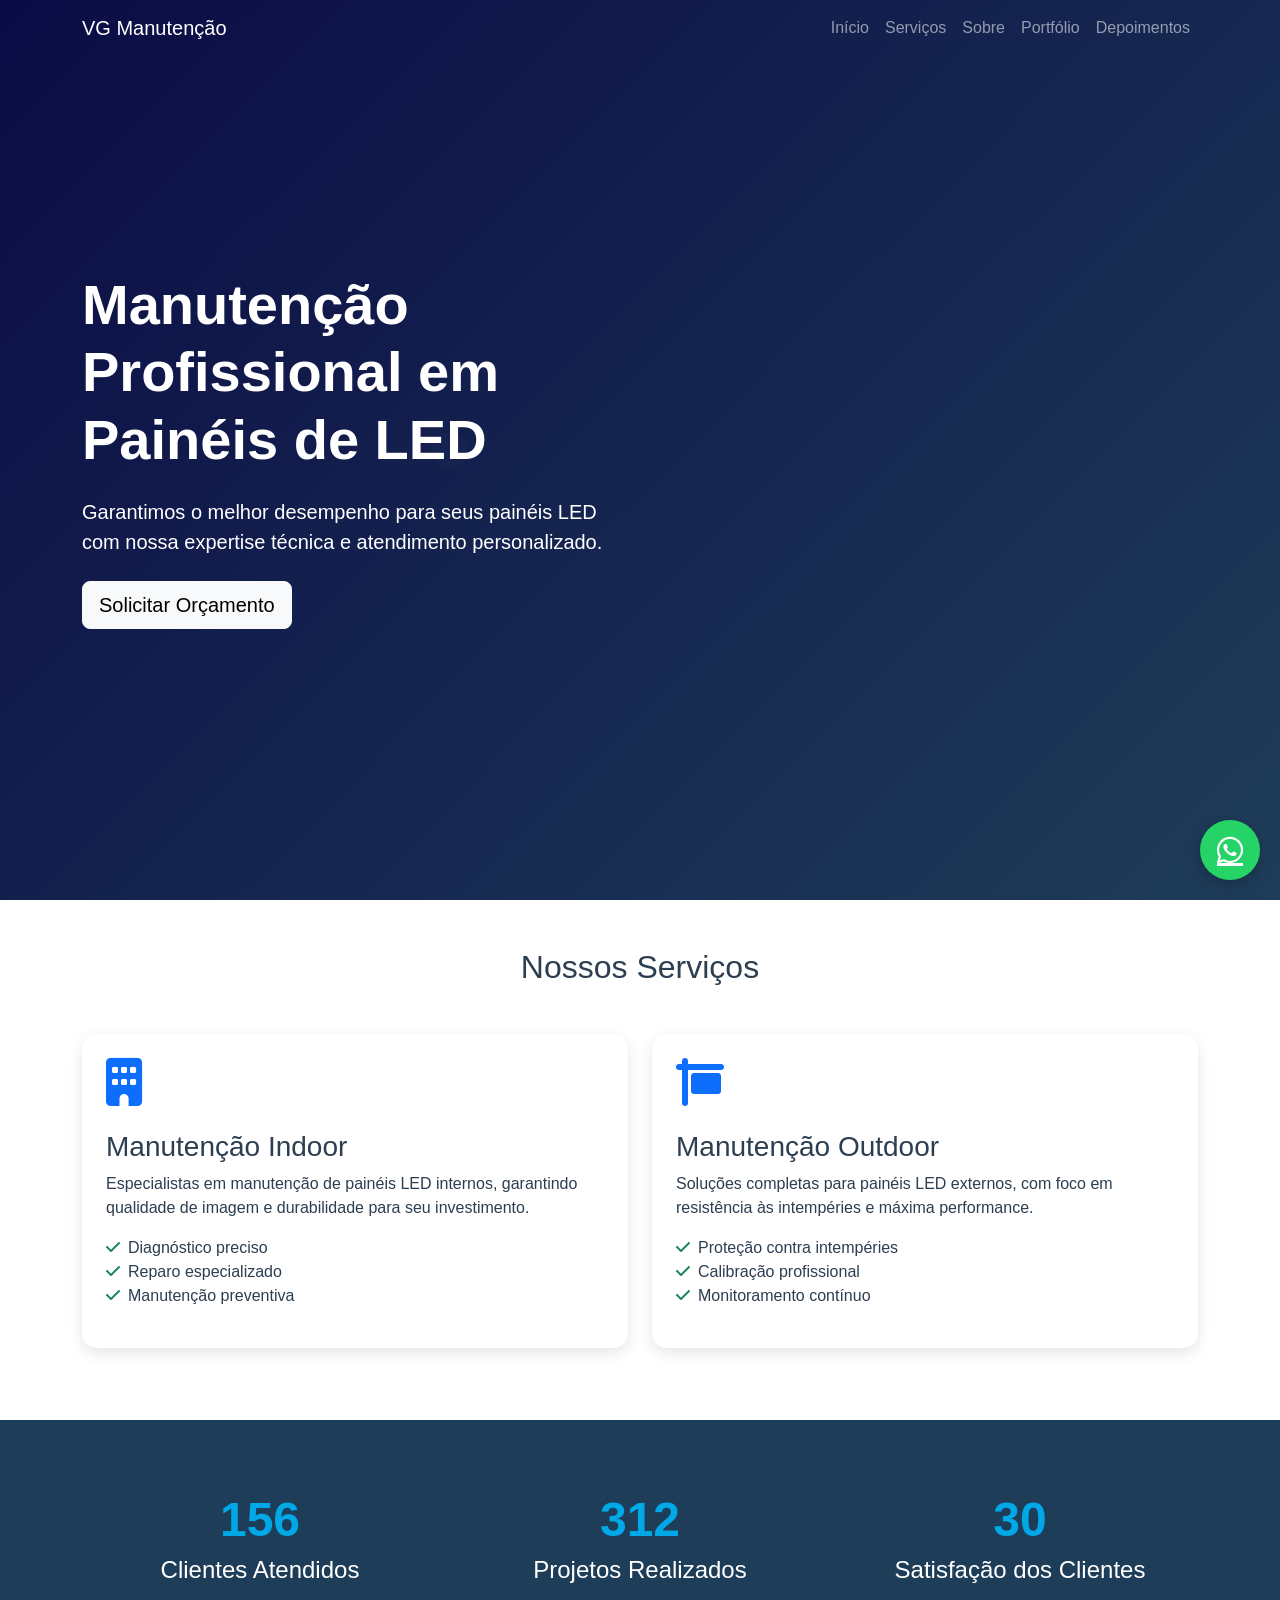
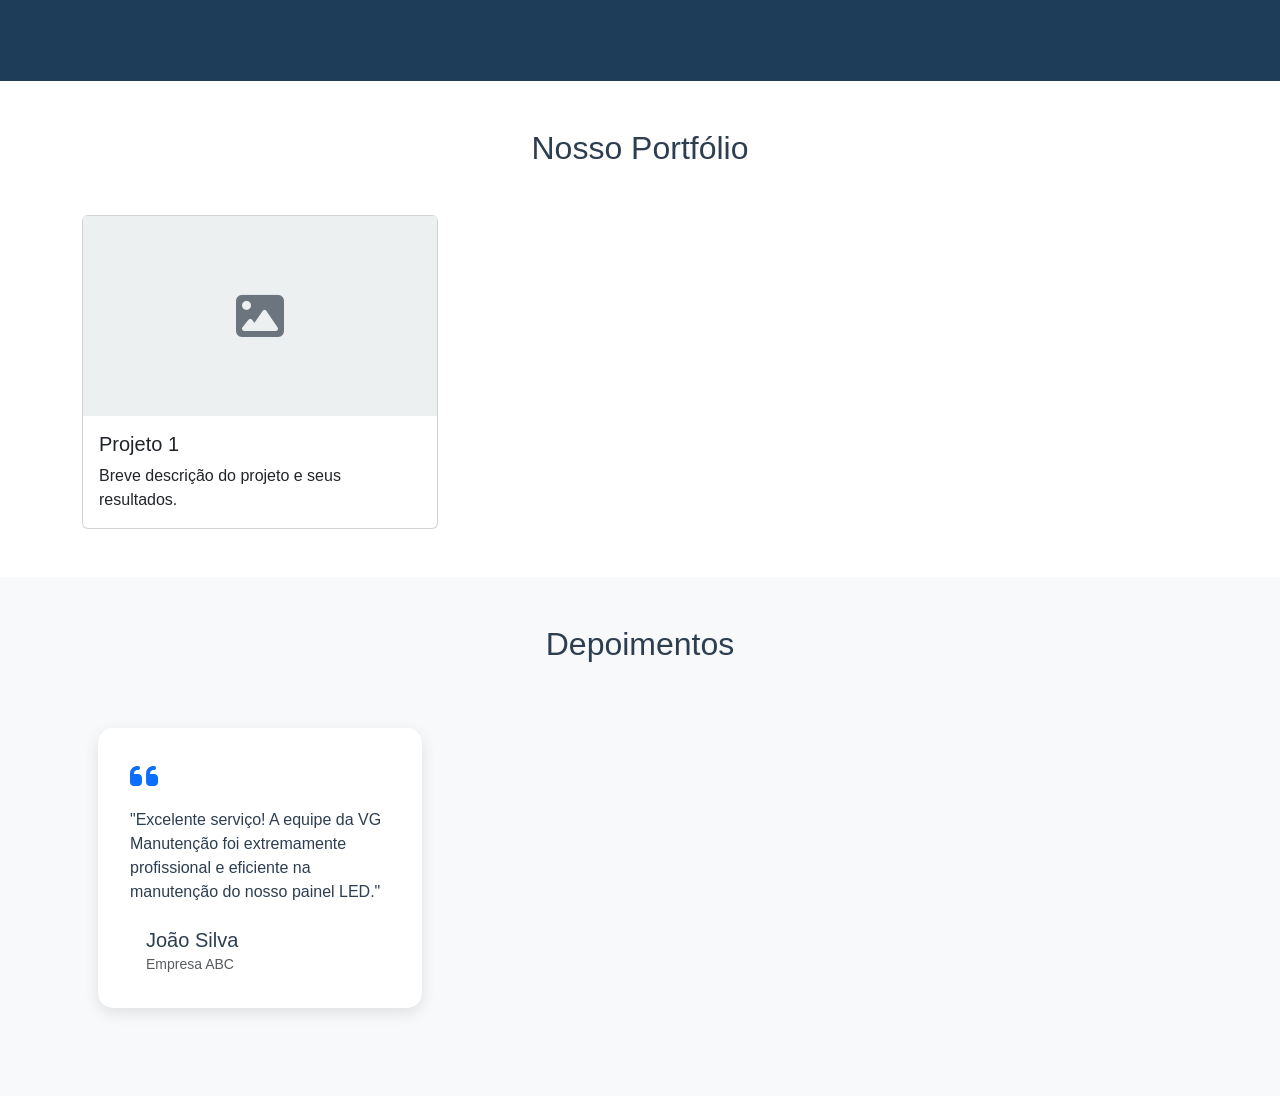
<file: landing-page.html>
<!DOCTYPE html>
<html lang="pt-BR">
<head>
    <meta charset="UTF-8">
    <meta name="viewport" content="width=device-width, initial-scale=1.0">
    <title>VG Manutenção em Painéis de LED</title>
    <link href="https://cdnjs.cloudflare.com/ajax/libs/bootstrap/5.3.2/css/bootstrap.min.css" rel="stylesheet">
    <link href="https://cdnjs.cloudflare.com/ajax/libs/font-awesome/6.4.2/css/all.min.css" rel="stylesheet">
    <style>
        :root {
            --primary-color: #0B0B45;
            --secondary-color: #1E3D59;
            --accent-color: #00A8E8;
            --dark-gray: #2C3E50;
            --light-gray: #ECF0F1;
        }

        body {
            font-family: 'Segoe UI', sans-serif;
            color: var(--dark-gray);
        }

        .hero-section {
            background: linear-gradient(135deg, var(--primary-color), var(--secondary-color));
            min-height: 100vh;
            color: white;
            position: relative;
            overflow: hidden;
        }

        .hero-content {
            position: relative;
            z-index: 2;
        }

        .hero-section::after {
            content: '';
            position: absolute;
            width: 100%;
            height: 100%;
            top: 0;
            left: 0;
            background: url('data:image/svg+xml,<svg viewBox="0 0 100 100" xmlns="http://www.w3.org/2000/svg"><circle cx="50" cy="50" r="2" fill="%23ffffff20"/></svg>') repeat;
            opacity: 0.1;
            z-index: 1;
        }

        .navbar {
            background-color: transparent !important;
            transition: background-color 0.3s;
        }

        .navbar.scrolled {
            background-color: var(--primary-color) !important;
        }

        .service-card {
            border: none;
            transition: transform 0.3s;
            background: white;
            border-radius: 15px;
            box-shadow: 0 5px 15px rgba(0,0,0,0.1);
        }

        .service-card:hover {
            transform: translateY(-10px);
        }

        .counter-section {
            background: var(--secondary-color);
            color: white;
            padding: 4rem 0;
        }

        .counter-value {
            font-size: 3rem;
            font-weight: bold;
            color: var(--accent-color);
        }

        .testimonial-card {
            background: white;
            border-radius: 15px;
            padding: 2rem;
            margin: 1rem;
            box-shadow: 0 5px 15px rgba(0,0,0,0.1);
        }

        .whatsapp-button {
            position: fixed;
            bottom: 20px;
            right: 20px;
            background: #25D366;
            color: white;
            width: 60px;
            height: 60px;
            border-radius: 50%;
            display: flex;
            justify-content: center;
            align-items: center;
            font-size: 30px;
            box-shadow: 0 5px 15px rgba(0,0,0,0.2);
            z-index: 1000;
            transition: transform 0.3s;
        }

        .whatsapp-button:hover {
            transform: scale(1.1);
            color: white;
        }

        @media (max-width: 768px) {
            .hero-section {
                min-height: 80vh;
            }
            
            .service-card {
                margin-bottom: 2rem;
            }
            
            .counter-value {
                font-size: 2rem;
            }
        }
    </style>
</head>
<body>
    <!-- Navbar -->
    <nav class="navbar navbar-expand-lg navbar-dark fixed-top">
        <div class="container">
            <a class="navbar-brand" href="#">VG Manutenção</a>
            <button class="navbar-toggler" type="button" data-bs-toggle="collapse" data-bs-target="#navbarNav">
                <span class="navbar-toggler-icon"></span>
            </button>
            <div class="collapse navbar-collapse" id="navbarNav">
                <ul class="navbar-nav ms-auto">
                    <li class="nav-item">
                        <a class="nav-link" href="#inicio">Início</a>
                    </li>
                    <li class="nav-item">
                        <a class="nav-link" href="#servicos">Serviços</a>
                    </li>
                    <li class="nav-item">
                        <a class="nav-link" href="#sobre">Sobre</a>
                    </li>
                    <li class="nav-item">
                        <a class="nav-link" href="#portfolio">Portfólio</a>
                    </li>
                    <li class="nav-item">
                        <a class="nav-link" href="#depoimentos">Depoimentos</a>
                    </li>
                </ul>
            </div>
        </div>
    </nav>

    <!-- Hero Section -->
    <section id="inicio" class="hero-section d-flex align-items-center">
        <div class="container hero-content">
            <div class="row align-items-center">
                <div class="col-lg-6">
                    <h1 class="display-4 fw-bold mb-4">Manutenção Profissional em Painéis de LED</h1>
                    <p class="lead mb-4">Garantimos o melhor desempenho para seus painéis LED com nossa expertise técnica e atendimento personalizado.</p>
                    <a href="#contato" class="btn btn-light btn-lg">Solicitar Orçamento</a>
                </div>
            </div>
        </div>
    </section>

    <!-- Serviços -->
    <section id="servicos" class="py-5">
        <div class="container">
            <h2 class="text-center mb-5">Nossos Serviços</h2>
            <div class="row">
                <div class="col-md-6 mb-4">
                    <div class="service-card h-100 p-4">
                        <i class="fas fa-building fa-3x mb-4 text-primary"></i>
                        <h3>Manutenção Indoor</h3>
                        <p>Especialistas em manutenção de painéis LED internos, garantindo qualidade de imagem e durabilidade para seu investimento.</p>
                        <ul class="list-unstyled">
                            <li><i class="fas fa-check text-success me-2"></i>Diagnóstico preciso</li>
                            <li><i class="fas fa-check text-success me-2"></i>Reparo especializado</li>
                            <li><i class="fas fa-check text-success me-2"></i>Manutenção preventiva</li>
                        </ul>
                    </div>
                </div>
                <div class="col-md-6 mb-4">
                    <div class="service-card h-100 p-4">
                        <i class="fas fa-sign fa-3x mb-4 text-primary"></i>
                        <h3>Manutenção Outdoor</h3>
                        <p>Soluções completas para painéis LED externos, com foco em resistência às intempéries e máxima performance.</p>
                        <ul class="list-unstyled">
                            <li><i class="fas fa-check text-success me-2"></i>Proteção contra intempéries</li>
                            <li><i class="fas fa-check text-success me-2"></i>Calibração profissional</li>
                            <li><i class="fas fa-check text-success me-2"></i>Monitoramento contínuo</li>
                        </ul>
                    </div>
                </div>
            </div>
        </div>
    </section>

    <!-- Counter Section -->
    <section class="counter-section">
        <div class="container">
            <div class="row text-center">
                <div class="col-md-4 mb-4">
                    <div class="counter-value" data-count="500">0</div>
                    <h4>Clientes Atendidos</h4>
                </div>
                <div class="col-md-4 mb-4">
                    <div class="counter-value" data-count="1000">0</div>
                    <h4>Projetos Realizados</h4>
                </div>
                <div class="col-md-4 mb-4">
                    <div class="counter-value" data-count="98">0</div>
                    <h4>Satisfação dos Clientes</h4>
                </div>
            </div>
        </div>
    </section>

    <!-- Portfolio Section -->
    <section id="portfolio" class="py-5">
        <div class="container">
            <h2 class="text-center mb-5">Nosso Portfólio</h2>
            <div class="row g-4">
                <div class="col-md-4">
                    <div class="card">
                        <div style="height: 200px; background-color: var(--light-gray);" class="d-flex align-items-center justify-content-center">
                            <i class="fas fa-image fa-3x text-secondary"></i>
                        </div>
                        <div class="card-body">
                            <h5 class="card-title">Projeto 1</h5>
                            <p class="card-text">Breve descrição do projeto e seus resultados.</p>
                        </div>
                    </div>
                </div>
                <!-- Adicione mais cards do portfolio conforme necessário -->
            </div>
        </div>
    </section>

    <!-- Testimonials Section -->
    <section id="depoimentos" class="py-5 bg-light">
        <div class="container">
            <h2 class="text-center mb-5">Depoimentos</h2>
            <div class="row">
                <div class="col-md-4 mb-4">
                    <div class="testimonial-card">
                        <i class="fas fa-quote-left fa-2x mb-3 text-primary"></i>
                        <p class="mb-4">"Excelente serviço! A equipe da VG Manutenção foi extremamente profissional e eficiente na manutenção do nosso painel LED."</p>
                        <div class="d-flex align-items-center">
                            <div class="ms-3">
                                <h5 class="mb-0">João Silva</h5>
                                <small class="text-muted">Empresa ABC</small>
                            </div>
                        </div>
                    </div>
                </div>
                <!-- Adicione mais depoimentos conforme necessário -->
            </div>
        </div>
    </section>

    <!-- WhatsApp Button -->
    <a href="https://wa.me/5511999999999" class="whatsapp-button" target="_blank">
        <i class="fab fa-whatsapp"></i>
    </a>

    <!-- Scripts -->
    <script src="https://cdnjs.cloudflare.com/ajax/libs/bootstrap/5.3.2/js/bootstrap.bundle.min.js"></script>
    <script>
        // Navbar scroll effect
        window.addEventListener('scroll', function() {
            if (window.scrollY > 50) {
                document.querySelector('.navbar').classList.add('scrolled');
            } else {
                document.querySelector('.navbar').classList.remove('scrolled');
            }
        });

        // Counter animation
        function animateCounter(element) {
            const target = parseInt(element.dataset.count);
            const duration = 2000;
            const step = target / (duration / 16);
            let current = 0;

            const timer = setInterval(() => {
                current += step;
                if (current >= target) {
                    current = target;
                    clearInterval(timer);
                }
                element.textContent = Math.floor(current);
            }, 16);
        }

        // Start counter animation when in view
        const observer = new IntersectionObserver((entries) => {
            entries.forEach(entry => {
                if (entry.isIntersecting) {
                    entry.target.querySelectorAll('.counter-value').forEach(counter => {
                        animateCounter(counter);
                    });
                    observer.unobserve(entry.target);
                }
            });
        });

        observer.observe(document.querySelector('.counter-section'));
    </script>
</body>
</html>
</file>
<file: assets/css/style.css>
:root {
  --midnight: #010c1f;
  --deep-space: #031937;
  --primary: #0a6dff;
  --secondary: #08345c;
  --accent: #4c1f93;
  --accent-strong: #2ed0ff;
  --neutral: #b9cbea;
  --surface: #041f42;
  --surface-alt: #02132a;
  --card: #06254c;
  --light: #f0f6ff;
  --success: #25d366;
}

* {
  margin: 0;
  padding: 0;
  box-sizing: border-box;
}

html {
  scroll-behavior: smooth;
}

body {
  font-family: "Space Grotesk", "Space Mono", sans-serif;
  color: var(--light);
  background:
    radial-gradient(
      circle at 18% 25%,
      rgba(10, 109, 255, 0.35) 0%,
      transparent 55%
    ),
    radial-gradient(
      circle at 82% 10%,
      rgba(46, 208, 255, 0.25) 0%,
      transparent 40%
    ),
    linear-gradient(130deg, var(--midnight), var(--surface-alt));
  min-height: 100vh;
  line-height: 1.7;
  position: relative;
  overflow-x: hidden;
}

body::before {
  content: "";
  position: fixed;
  inset: 0;
  background-image:
    linear-gradient(120deg, rgba(255, 255, 255, 0.04) 1px, transparent 1px),
    linear-gradient(rgba(255, 255, 255, 0.04) 1px, transparent 1px);
  background-size: 100px 100px;
  opacity: 0.4;
  pointer-events: none;
  z-index: -2;
}

@keyframes glowIn {
  0% {
    opacity: 0;
    transform: translateY(20px) translateZ(0);
  }
  100% {
    opacity: 1;
    transform: translateY(0) translateZ(0);
  }
}

@keyframes floaty {
  0%,
  100% {
    transform: translateY(0);
  }
  50% {
    transform: translateY(-10px);
  }
}

@keyframes neonPulse {
  0% {
    box-shadow: 0 0 20px rgba(177, 139, 255, 0.15);
  }
  70% {
    box-shadow: 0 0 40px rgba(102, 196, 255, 0.5);
  }
  100% {
    box-shadow: 0 0 22px rgba(177, 139, 255, 0.2);
  }
}

@keyframes gradientDrift {
  0% {
    background-position: 0% 50%;
  }
  50% {
    background-position: 100% 50%;
  }
  100% {
    background-position: 0% 50%;
  }
}

@keyframes auroraSweep {
  0% {
    background-position: 0% 0%;
    opacity: 0.35;
  }
  50% {
    background-position: 100% 50%;
    opacity: 0.55;
  }
  100% {
    background-position: 0% 100%;
    opacity: 0.35;
  }
}

@keyframes panZoom {
  0% {
    transform: scale(1) translate(0, 0);
  }
  50% {
    transform: scale(1.05) translate(-6px, 6px);
  }
  100% {
    transform: scale(1.02) translate(4px, -4px);
  }
}

@keyframes cardShimmer {
  0% {
    transform: translateX(-100%);
  }
  50% {
    transform: translateX(0%);
  }
  100% {
    transform: translateX(120%);
  }
}

@keyframes pulseBorder {
  0% {
    box-shadow: 0 0 0 0 rgba(10, 109, 255, 0.3);
  }
  70% {
    box-shadow: 0 0 0 18px rgba(10, 109, 255, 0);
  }
  100% {
    box-shadow: 0 0 0 0 rgba(10, 109, 255, 0);
  }
}

@keyframes slideInLeft {
  0% {
    opacity: 0;
    transform: translateX(-60px) scale(0.96);
  }
  100% {
    opacity: 1;
    transform: translateX(0) scale(1);
  }
}

@keyframes slideInRight {
  0% {
    opacity: 0;
    transform: translateX(60px) scale(0.96);
  }
  100% {
    opacity: 1;
    transform: translateX(0) scale(1);
  }
}

@keyframes tiltIn {
  0% {
    opacity: 0;
    transform: translateY(10px) translateZ(0);
  }
  100% {
    opacity: 1;
    transform: translateY(0) translateZ(0);
  }
}

@keyframes glowRing {
  0% {
    box-shadow:
      0 0 12px rgba(46, 208, 255, 0.3),
      inset 0 0 8px rgba(46, 208, 255, 0.15);
  }
  50% {
    box-shadow:
      0 0 28px rgba(10, 109, 255, 0.65),
      inset 0 0 16px rgba(46, 208, 255, 0.3);
  }
  100% {
    box-shadow:
      0 0 12px rgba(46, 208, 255, 0.3),
      inset 0 0 8px rgba(46, 208, 255, 0.15);
  }
}

@keyframes underlineSweep {
  0% {
    width: 0;
  }
  100% {
    width: 80px;
  }
}

@keyframes ripple {
  0% {
    transform: scale(0);
    opacity: 0.45;
  }
  100% {
    transform: scale(4);
    opacity: 0;
  }
}

img {
  max-width: 100%;
  display: block;
}

section {
  position: relative;
  padding: 120px 0;
}

.section-header {
  text-align: center;
  margin-bottom: 4rem;
}

.section-title {
  font-size: clamp(2.2rem, 5vw, 3.4rem);
  font-weight: 700;
  color: #ffffff;
  margin-bottom: 1rem;
  animation: glowIn 0.8s ease-out both;
  position: relative;
  display: inline-block;
}

.section-title::after {
  content: "";
  position: absolute;
  left: 50%;
  bottom: -8px;
  transform: translateX(-50%);
  height: 3px;
  width: 0;
  border-radius: 4px;
  background: linear-gradient(90deg, var(--accent-strong), var(--primary));
}

.section-header.visible .section-title::after {
  animation: underlineSweep 0.7s 0.3s ease-out forwards;
}

.section-subtitle {
  color: var(--neutral);
  max-width: 720px;
  margin: 0 auto;
  font-size: 1.1rem;
  animation: glowIn 0.8s ease-out 0.1s both;
}

.gradient-text {
  background: linear-gradient(
    120deg,
    #e0eeff 0%,
    var(--accent-strong) 45%,
    #0a6dff 65%,
    #dce8ff 100%
  );
  background-size: 200% 200%;
  -webkit-background-clip: text;
  -webkit-text-fill-color: transparent;
  background-clip: text;
}

.navbar .brand-name.gradient-text {
  background-size: 280% 280%;
  animation: gradientDrift 7s ease-in-out infinite;
}

.navbar {
  background: rgba(3, 11, 29, 0.9);
  backdrop-filter: blur(18px);
  padding: 1.1rem 0;
  transition:
    padding 0.3s ease,
    box-shadow 0.3s ease;
  box-shadow: 0 10px 30px rgba(2, 5, 18, 0.6);
}

.navbar.scrolled {
  padding: 0.75rem 0;
  box-shadow: 0 15px 40px rgba(0, 0, 0, 0.35);
}

.navbar-brand {
  display: flex;
  align-items: center;
  gap: 0.75rem;
  text-decoration: none;
}

.brand-logo {
  width: 48px;
  height: 48px;
  padding: 4px;
  object-fit: contain;
  object-position: center;
  border-radius: 12px;
  background: radial-gradient(
    circle at 30% 30%,
    rgba(177, 139, 255, 0.3),
    transparent 70%
  );
  border: 1px solid rgba(255, 255, 255, 0.35);
  box-shadow: 0 15px 35px rgba(0, 0, 0, 0.55);
}

.brand-name {
  font-size: 1.5rem;
  font-weight: 700;
}

/* ── Toggler branco ── */
.navbar-toggler {
  border-color: rgba(255, 255, 255, 0.35);
  padding: 0.4rem 0.55rem;
}

.navbar-toggler-icon {
  background-image: url("data:image/svg+xml,%3Csvg xmlns='http://www.w3.org/2000/svg' viewBox='0 0 30 30'%3E%3Cpath stroke='rgba(255,255,255,0.95)' stroke-linecap='round' stroke-miterlimit='10' stroke-width='2' d='M4 7h22M4 15h22M4 23h22'/%3E%3C/svg%3E");
}

.navbar-toggler:focus {
  box-shadow: 0 0 0 3px rgba(46, 208, 255, 0.35);
}

/* ── Offcanvas lateral ── */
.offcanvas.offcanvas-start {
  width: 280px;
  background: linear-gradient(180deg, #0a1628 0%, #06101f 100%);
  border-right: 1px solid rgba(10, 109, 255, 0.15);
  box-shadow: 8px 0 40px rgba(0, 0, 0, 0.6);
  position: fixed;
  top: 0;
  bottom: 0;
  height: 100vh !important;
  height: 100dvh !important;
  z-index: 1080;
}

.offcanvas-header {
  display: flex;
  align-items: center;
  justify-content: space-between;
  padding: 1.6rem 1.4rem 1.4rem;
  border-bottom: 1px solid rgba(255, 255, 255, 0.06);
}

.offcanvas-brand {
  display: flex;
  align-items: center;
  gap: 0.75rem;
}

.offcanvas-brand .brand-logo {
  width: 44px;
  height: 44px;
}

.offcanvas-brand-text {
  display: flex;
  flex-direction: column;
  line-height: 1.3;
}

.offcanvas-title {
  font-size: 1.15rem;
  font-weight: 700;
}

.offcanvas-subtitle {
  font-size: 0.72rem;
  color: rgba(255, 255, 255, 0.45);
  letter-spacing: 0.02em;
}

.offcanvas-body {
  padding: 1.2rem 1rem;
}

.offcanvas-body .navbar-nav {
  gap: 0.2rem;
}

.offcanvas-body .nav-link {
  display: flex;
  align-items: center;
  gap: 0.85rem;
  font-size: 1rem;
  font-weight: 500;
  padding: 0.8rem 1.1rem !important;
  border-radius: 14px;
  color: rgba(255, 255, 255, 0.7) !important;
  transition:
    background 0.3s ease,
    color 0.3s ease,
    transform 0.25s ease;
}

.offcanvas-body .nav-link i {
  font-size: 1rem;
  width: 20px;
  text-align: center;
  opacity: 0.7;
  transition: opacity 0.3s ease;
}

.offcanvas-body .nav-link:hover,
.offcanvas-body .nav-link:focus {
  background: rgba(10, 109, 255, 0.1);
  color: rgba(255, 255, 255, 0.95) !important;
  transform: translateX(4px);
}

.offcanvas-body .nav-link:hover i,
.offcanvas-body .nav-link:focus i {
  opacity: 1;
}

.offcanvas-body .nav-link.active {
  background: linear-gradient(
    135deg,
    rgba(10, 109, 255, 0.35),
    rgba(46, 208, 255, 0.2)
  );
  color: #fff !important;
  font-weight: 600;
  box-shadow: 0 4px 20px rgba(10, 109, 255, 0.2);
}

.offcanvas-body .nav-link.active i {
  opacity: 1;
  color: var(--accent-strong);
}

.offcanvas-body .nav-link::after {
  display: none;
}

.offcanvas-backdrop {
  z-index: 1070;
}

.nav-link {
  color: rgba(255, 255, 255, 0.85) !important;
  font-weight: 500;
  padding: 0.6rem 1rem !important;
  position: relative;
  transition: color 0.3s ease;
}

.nav-link::after {
  content: "";
  position: absolute;
  left: 50%;
  bottom: 0.3rem;
  width: 0;
  height: 2px;
  background: linear-gradient(90deg, var(--accent), var(--accent-strong));
  transition:
    width 0.3s ease,
    left 0.3s ease;
}

.nav-link:hover::after,
.nav-link:focus::after {
  width: 60%;
  left: 20%;
}

.hero {
  padding-top: 160px;
  padding-bottom: 120px;
  background:
    radial-gradient(
      circle at 20% 20%,
      rgba(10, 109, 255, 0.35),
      transparent 60%
    ),
    radial-gradient(
      circle at 80% 0%,
      rgba(46, 208, 255, 0.25),
      transparent 50%
    ),
    linear-gradient(140deg, var(--surface), var(--deep-space));
  overflow: hidden;
}

.hero::before {
  content: "";
  position: absolute;
  inset: 0;
  background: linear-gradient(
    120deg,
    rgba(10, 109, 255, 0.25),
    rgba(76, 31, 147, 0.2),
    rgba(46, 208, 255, 0.25)
  );
  filter: blur(60px);
  opacity: 0.4;
  animation: auroraSweep 18s ease-in-out infinite;
  z-index: 0;
  pointer-events: none;
}

.hero::after {
  content: "";
  position: absolute;
  inset: 0;
  background: url("data:image/svg+xml,%3Csvg width='120' height='120' viewBox='0 0 120 120' xmlns='http://www.w3.org/2000/svg'%3E%3Cpath d='M0 60H120' stroke='rgba(255,255,255,0.04)'/%3E%3Cpath d='M60 0V120' stroke='rgba(255,255,255,0.04)'/%3E%3C/svg%3E");
  opacity: 0.4;
  pointer-events: none;
  z-index: 0;
}

.hero-grid {
  position: relative;
  z-index: 2;
  display: grid;
  grid-template-columns: repeat(auto-fit, minmax(280px, 1fr));
  gap: 3rem;
  align-items: center;
}

.hero-content {
  animation: glowIn 0.9s ease-out both;
}

.hero-content h1 {
  font-size: clamp(2.5rem, 5vw, 4rem);
  margin-bottom: 1.5rem;
  color: #fff;
}

.hero-content p {
  color: rgba(255, 255, 255, 0.88);
  font-size: 1.1rem;
}

.hero-badge {
  display: inline-flex;
  align-items: center;
  gap: 0.5rem;
  font-size: 0.95rem;
  letter-spacing: 0.05em;
  text-transform: uppercase;
  color: var(--accent);
  background: rgba(177, 139, 255, 0.15);
  padding: 0.4rem 1rem;
  border-radius: 999px;
  margin-bottom: 1rem;
  border: 1px solid rgba(102, 196, 255, 0.4);
}

.hero-highlights {
  list-style: none;
  margin: 1.5rem 0 2rem;
  display: grid;
  gap: 0.8rem;
}

.hero-highlights li {
  display: flex;
  align-items: center;
  gap: 0.75rem;
  padding: 0.75rem 1rem;
  background: rgba(255, 255, 255, 0.04);
  border: 1px solid rgba(255, 255, 255, 0.08);
  border-radius: 14px;
}

.hero-highlights i {
  color: var(--accent);
}

.hero-buttons {
  display: flex;
  flex-wrap: wrap;
  gap: 1rem;
}

.btn-hero-primary,
.btn-hero-secondary {
  display: inline-flex;
  align-items: center;
  justify-content: center;
  gap: 0.5rem;
  padding: 1rem 2.8rem;
  border-radius: 999px;
  font-weight: 600;
  font-size: 1rem;
  text-decoration: none;
  transition:
    transform 0.3s ease,
    box-shadow 0.3s ease;
}

.btn-hero-primary {
  background: linear-gradient(120deg, #7b5dff 0%, #63c4ff 100%);
  color: #050624;
  box-shadow: 0 20px 40px rgba(37, 82, 255, 0.35);
  animation: pulseBorder 3.5s ease-in-out infinite;
}

.btn-hero-secondary {
  border: 1px solid rgba(255, 255, 255, 0.3);
  color: #fff;
  background: transparent;
}

.btn-hero-primary:hover,
.btn-hero-secondary:hover {
  transform: translateY(-3px);
}

.btn-hero-primary:active::after {
  content: "";
  position: absolute;
  inset: 0;
  border-radius: inherit;
  background: rgba(255, 255, 255, 0.3);
  animation: ripple 0.6s ease-out;
  pointer-events: none;
}

.btn-hero-primary {
  position: relative;
  overflow: hidden;
}

.hero-panel {
  background: linear-gradient(
    145deg,
    rgba(4, 32, 74, 0.95),
    rgba(2, 19, 42, 0.9)
  );
  border: 1px solid rgba(76, 31, 147, 0.25);
  border-radius: 24px;
  padding: 1.5rem;
  box-shadow: 0 20px 60px rgba(0, 0, 0, 0.55);
  position: relative;
  animation: glowIn 1.1s ease-out 0.2s both;
}

.hero-panel::before {
  content: "";
  position: absolute;
  inset: 15px;
  border-radius: 18px;
  border: 1px solid rgba(255, 255, 255, 0.05);
  pointer-events: none;
}

.hero-panel-image {
  overflow: hidden;
  border-radius: 18px;
  margin-bottom: 1.5rem;
}

.hero-panel-image img {
  width: 100%;
  height: 240px;
  object-fit: cover;
  filter: saturate(1.05);
  animation: panZoom 16s ease-in-out infinite;
  will-change: transform;
}

.hero-panel-card {
  background: linear-gradient(
    135deg,
    rgba(255, 255, 255, 0.06),
    rgba(10, 109, 255, 0.18)
  );
  padding: 1.25rem;
  border-radius: 18px;
  border: 1px solid rgba(255, 255, 255, 0.1);
  margin-bottom: 1rem;
}

.hero-panel-card--secondary {
  background: linear-gradient(
    135deg,
    rgba(46, 208, 255, 0.2),
    rgba(76, 31, 147, 0.15)
  );
  border-color: rgba(46, 208, 255, 0.35);
}

.hero-panel-label {
  font-size: 0.9rem;
  text-transform: uppercase;
  letter-spacing: 0.05em;
  color: var(--neutral);
}

.hero-panel-value {
  font-size: 2rem;
  font-weight: 700;
  margin: 0.4rem 0;
}

.stats {
  background: var(--light);
  color: var(--primary);
}

.stat-item {
  text-align: center;
  padding: 2rem;
  border-radius: 18px;
  background: #ffffff;
  box-shadow: 0 20px 50px rgba(9, 18, 41, 0.08);
  transform: translateZ(0);
  transition: all 0.6s ease;
}

.stat-item.visible {
  opacity: 1;
  transform: translateZ(0);
}

.stat-number {
  font-size: 3rem;
  font-weight: 700;
  color: var(--secondary);
}

.services,
.benefits {
  background: rgba(255, 255, 255, 0.02);
}

.service-card,
.benefit-card {
  background: linear-gradient(
    145deg,
    rgba(4, 32, 74, 0.92),
    rgba(5, 17, 38, 0.92)
  );
  border: 1px solid rgba(10, 109, 255, 0.25);
  border-radius: 22px;
  padding: 2.75rem;
  height: 100%;
  backdrop-filter: blur(8px);
  box-shadow: 0 30px 60px rgba(2, 10, 32, 0.6);
  position: relative;
  overflow: hidden;
  transform: translateZ(0);
  will-change: transform;
  transition:
    transform 0.3s ease,
    border-color 0.3s ease;
}

.service-card:hover,
.benefit-card:hover {
  transform: translateY(-8px) translateZ(0);
  border-color: rgba(10, 109, 255, 0.55);
}

.service-card::after,
.benefit-card::after {
  content: "";
  position: absolute;
  top: -40%;
  left: -30%;
  width: 60%;
  height: 180%;
  background: linear-gradient(
    120deg,
    rgba(46, 208, 255, 0.35),
    rgba(76, 31, 147, 0.2)
  );
  transform: translateX(-100%) rotate(20deg) translateZ(0);
  filter: blur(10px);
  opacity: 0;
  pointer-events: none;
  will-change: transform, opacity;
}

.service-card:hover::after,
.benefit-card:hover::after {
  opacity: 1;
  animation: cardShimmer 2.2s ease-out forwards;
}

.service-icon,
.benefit-icon {
  width: 70px;
  height: 70px;
  border-radius: 18px;
  display: grid;
  place-items: center;
  background: radial-gradient(circle, #0a6dff 0%, rgba(76, 31, 147, 0.6) 70%);
  margin-bottom: 1.5rem;
  color: #f0f6ff;
  font-size: 1.8rem;
  box-shadow: 0 10px 35px rgba(2, 15, 42, 0.65);
}

.service-card h3,
.benefit-content h4 {
  color: #fff;
  font-weight: 600;
  margin-bottom: 1rem;
}

.service-card p,
.benefit-content p {
  color: rgba(255, 255, 255, 0.85);
}

.service-features {
  list-style: none;
  margin-top: 1.5rem;
  display: grid;
  gap: 0.75rem;
}

.service-features li {
  display: flex;
  align-items: center;
  gap: 0.6rem;
  color: rgba(255, 255, 255, 0.85);
}

.service-features i {
  color: var(--success);
}

.neon-accordion-wrapper {
  margin-top: 3rem;
  padding: 3rem;
  border-radius: 28px;
  background:
    radial-gradient(circle at top, rgba(10, 109, 255, 0.3), transparent 55%),
    linear-gradient(145deg, rgba(3, 18, 46, 0.96), rgba(11, 32, 74, 0.9));
  border: 1px solid rgba(76, 31, 147, 0.3);
  box-shadow: 0 45px 90px rgba(5, 0, 33, 0.65);
  position: relative;
  overflow: hidden;
}

.neon-accordion-wrapper::after {
  content: "";
  position: absolute;
  inset: 0;
  border-radius: inherit;
  pointer-events: none;
  background: linear-gradient(
    120deg,
    rgba(255, 255, 255, 0.04),
    transparent 40%
  );
}

.neon-accordion-title {
  text-transform: uppercase;
  letter-spacing: 0.08em;
  font-size: 1rem;
  color: white;
  margin-bottom: 0.75rem;
}

.neon-accordion-subtitle {
  color: rgba(255, 255, 255, 0.7);
  max-width: 720px;
  margin: 0;
}

.neon-accordion {
  margin-top: 2rem;
}

.neon-accordion .accordion-item {
  background: linear-gradient(
    135deg,
    rgba(4, 29, 60, 0.92),
    rgba(6, 18, 40, 0.85)
  );
  border: 1px solid rgba(255, 255, 255, 0.08);
  border-radius: 18px;
  margin-bottom: 1rem;
  overflow: hidden;
  position: relative;
  opacity: 0;
  transform: translateY(30px);
  transition: border-color 0.3s ease;
}

.neon-accordion .accordion-item::before {
  content: "";
  position: absolute;
  inset: 0;
  border-radius: inherit;
  border: 1px solid transparent;
  background: linear-gradient(
    120deg,
    rgba(46, 208, 255, 0.45),
    rgba(76, 31, 147, 0.35)
  );
  opacity: 0;
  filter: blur(18px);
  transition: opacity 0.4s ease;
  pointer-events: none;
}

.neon-accordion .accordion-item.is-open::before {
  opacity: 1;
  animation: neonPulse 2.5s ease-in-out infinite;
}

.neon-accordion .accordion-item.visible {
  opacity: 1;
  transform: translateY(0);
  animation: glowIn 0.8s ease-out both;
}

.neon-accordion .accordion-button {
  background: transparent;
  color: #f4f4ff;
  font-weight: 600;
  padding: 1.2rem 1.25rem;
  border: none;
  box-shadow: none;
  text-transform: uppercase;
  letter-spacing: 0.05em;
  position: relative;
  overflow: hidden;
}

.neon-accordion .accordion-button::after {
  filter: invert(1);
}

.neon-accordion .accordion-button::before {
  content: "";
  position: absolute;
  top: 0;
  left: -120%;
  width: 80%;
  height: 100%;
  background: linear-gradient(
    120deg,
    transparent,
    rgba(46, 208, 255, 0.4),
    transparent
  );
  opacity: 0;
}

.neon-accordion .accordion-button:not(.collapsed)::before {
  opacity: 1;
  animation: cardShimmer 1.6s ease-out;
}

.neon-accordion .accordion-button:focus {
  box-shadow: none;
}

.neon-accordion .accordion-body {
  color: rgba(255, 255, 255, 0.85);
  padding: 0 1.25rem 1.5rem;
}

.neon-accordion .accordion-item.is-open {
  border-color: rgba(46, 208, 255, 0.55);
}

.process {
  background: rgba(4, 16, 33, 0.25);
}

.process-step {
  text-align: center;
  padding: 2rem 1.5rem;
  border-radius: 20px;
  background: linear-gradient(
    160deg,
    rgba(4, 34, 78, 0.92),
    rgba(5, 20, 44, 0.88)
  );
  border: 1px solid rgba(10, 109, 255, 0.2);
  box-shadow: 0 25px 60px rgba(9, 4, 34, 0.55);
  transform: translateZ(0);
  transition: all 0.5s ease;
  position: relative;
  overflow: hidden;
  will-change: transform;
}

.process-step::after {
  content: "";
  position: absolute;
  width: 160%;
  height: 2px;
  bottom: 15px;
  left: -30%;
  background: linear-gradient(
    90deg,
    transparent,
    rgba(46, 208, 255, 0.7),
    transparent
  );
  opacity: 0;
}

.process-step.visible::after {
  opacity: 0; /* Remove shimmer */
}

.process-number {
  width: 72px;
  height: 72px;
  border-radius: 50%;
  margin: 0 auto 1rem;
  background: linear-gradient(120deg, var(--accent), var(--accent-strong));
  display: grid;
  place-items: center;
  font-size: 1.8rem;
  font-weight: 700;
  color: #031125;
  animation: glowRing 4s ease-in-out infinite;
}

.cta {
  text-align: center;
  background: linear-gradient(135deg, var(--secondary), var(--primary));
  background-size: 200% 200%;
  animation: gradientDrift 14s ease-in-out infinite;
  border-top-left-radius: 40px;
  border-top-right-radius: 40px;
}

.cta p {
  color: rgba(255, 255, 255, 0.85);
  max-width: 620px;
  margin: 0 auto 2rem;
}

.footer {
  background: #010817;
  padding: 60px 0 30px;
}

.footer-content {
  display: flex;
  justify-content: space-between;
  align-items: center;
  flex-wrap: wrap;
  gap: 1.5rem;
  padding-bottom: 1.5rem;
  border-bottom: 1px solid rgba(255, 255, 255, 0.08);
}

.footer-contact a {
  color: rgba(255, 255, 255, 0.8);
  text-decoration: none;
  font-size: 1.1rem;
  display: inline-flex;
  align-items: center;
  gap: 0.6rem;
  transition: color 0.3s ease;
}

.footer-contact a:hover {
  color: var(--accent);
}

.footer-bottom {
  text-align: center;
  color: rgba(255, 255, 255, 0.6);
  font-size: 0.95rem;
}

.footer-dev {
  margin-top: 0.5rem;
  font-size: 0.85rem;
  color: rgba(255, 255, 255, 0.45);
  letter-spacing: 0.04em;
}

.footer-dev .gradient-text {
  font-weight: 600;
}

.whatsapp-btn {
  position: fixed;
  bottom: 30px;
  right: 30px;
  width: 62px;
  height: 62px;
  border-radius: 50%;
  background: var(--success);
  color: #fff;
  display: grid;
  place-items: center;
  font-size: 1.8rem;
  box-shadow: 0 25px 45px rgba(37, 211, 102, 0.6);
  text-decoration: none;
  z-index: 50;
  transition: transform 0.3s ease;
  animation:
    pulse 2.8s infinite,
    floaty 4s ease-in-out infinite;
  animation-play-state: running, running;
  will-change: transform;
}

.whatsapp-btn:hover {
  animation-play-state: running, paused;
  transform: translateY(-6px) scale(1.03);
}

@keyframes pulse {
  0% {
    box-shadow: 0 0 0 0 rgba(37, 211, 102, 0.4);
  }
  70% {
    box-shadow: 0 0 0 30px rgba(37, 211, 102, 0);
  }
  100% {
    box-shadow: 0 0 0 0 rgba(37, 211, 102, 0);
  }
}

/* ════════════════════════════════════════
   BOTÃO TOGGLE DE TEMA
   ════════════════════════════════════════ */

.theme-toggle-btn {
  background: transparent;
  border: 1px solid rgba(255, 255, 255, 0.3);
  color: rgba(255, 255, 255, 0.85);
  width: 38px;
  height: 38px;
  border-radius: 50%;
  display: flex;
  align-items: center;
  justify-content: center;
  cursor: pointer;
  transition:
    background 0.3s ease,
    border-color 0.3s ease,
    color 0.3s ease,
    transform 0.2s ease;
  font-size: 1rem;
  flex-shrink: 0;
}

.theme-toggle-btn:hover {
  background: rgba(255, 255, 255, 0.1);
  color: #fff;
  transform: scale(1.1);
}

/* ════════════════════════════════════════
   MODO CLARO  [data-theme="light"]
   ════════════════════════════════════════ */

[data-theme="light"] {
  --midnight: #f0f6ff;
  --deep-space: #dce8ff;
  --accent: #5215a8;
  --accent-strong: #0a6dff;
  --neutral: #3d5580;
  --surface: #d8e5ff;
  --surface-alt: #eaf2ff;
  --card: #ffffff;
  --light: #0d1f3c;
}

[data-theme="light"] body {
  color: var(--light);
  background:
    radial-gradient(
      circle at 18% 25%,
      rgba(10, 109, 255, 0.1) 0%,
      transparent 55%
    ),
    radial-gradient(
      circle at 82% 10%,
      rgba(46, 208, 255, 0.08) 0%,
      transparent 40%
    ),
    linear-gradient(130deg, #f0f6ff, #e6eeff);
}

[data-theme="light"] body::before {
  background-image:
    linear-gradient(120deg, rgba(0, 0, 0, 0.04) 1px, transparent 1px),
    linear-gradient(rgba(0, 0, 0, 0.04) 1px, transparent 1px);
}

/* Navbar */
[data-theme="light"] .navbar {
  background: rgba(240, 246, 255, 0.92);
  box-shadow: 0 10px 30px rgba(0, 60, 180, 0.1);
}

[data-theme="light"] .nav-link {
  color: rgba(13, 31, 60, 0.8) !important;
}

[data-theme="light"] .nav-link::after {
  background: linear-gradient(90deg, var(--accent), var(--accent-strong));
}

[data-theme="light"] .navbar-toggler {
  border-color: rgba(13, 31, 60, 0.3);
}

[data-theme="light"] .navbar-toggler-icon {
  background-image: url("data:image/svg+xml,%3Csvg xmlns='http://www.w3.org/2000/svg' viewBox='0 0 30 30'%3E%3Cpath stroke='rgba(13,31,60,0.85)' stroke-linecap='round' stroke-miterlimit='10' stroke-width='2' d='M4 7h22M4 15h22M4 23h22'/%3E%3C/svg%3E");
}

[data-theme="light"] .theme-toggle-btn {
  border-color: rgba(13, 31, 60, 0.3);
  color: rgba(13, 31, 60, 0.8);
}

[data-theme="light"] .theme-toggle-btn:hover {
  background: rgba(13, 31, 60, 0.08);
  color: #0d1f3c;
}

/* Offcanvas */
[data-theme="light"] .offcanvas.offcanvas-start {
  background: linear-gradient(180deg, #f0f6ff 0%, #e6eeff 100%);
  border-right-color: rgba(10, 109, 255, 0.15);
  box-shadow: 8px 0 40px rgba(0, 40, 120, 0.12);
}

[data-theme="light"] .offcanvas-header {
  border-bottom-color: rgba(0, 0, 0, 0.08);
}

[data-theme="light"] .offcanvas-subtitle {
  color: rgba(13, 31, 60, 0.5);
}

[data-theme="light"] .btn-close {
  filter: invert(0.75) sepia(1) hue-rotate(190deg);
}

[data-theme="light"] .offcanvas-body .nav-link {
  color: rgba(13, 31, 60, 0.7) !important;
}

[data-theme="light"] .offcanvas-body .nav-link:hover,
[data-theme="light"] .offcanvas-body .nav-link:focus {
  background: rgba(10, 109, 255, 0.08);
  color: rgba(13, 31, 60, 0.95) !important;
}

[data-theme="light"] .offcanvas-body .nav-link.active {
  color: #fff !important;
}

/* Hero */
[data-theme="light"] .hero {
  background:
    radial-gradient(
      circle at 20% 20%,
      rgba(10, 109, 255, 0.1),
      transparent 60%
    ),
    radial-gradient(
      circle at 80% 0%,
      rgba(46, 208, 255, 0.08),
      transparent 50%
    ),
    linear-gradient(140deg, #e6eeff, #f0f6ff);
}

[data-theme="light"] .hero-content h1 {
  color: #0d1f3c;
}

[data-theme="light"] .hero-content p {
  color: rgba(13, 31, 60, 0.78);
}

[data-theme="light"] .btn-hero-secondary {
  border-color: rgba(13, 31, 60, 0.35);
  color: #0d1f3c;
}

/* Títulos das seções */
[data-theme="light"] .section-title {
  color: #0d1f3c;
}

[data-theme="light"] .section-subtitle {
  color: var(--neutral);
}

/* Cards de serviços e benefícios */
[data-theme="light"] .service-card,
[data-theme="light"] .benefit-card {
  background: linear-gradient(145deg, #ffffff, #f4f8ff);
  border-color: rgba(10, 109, 255, 0.18);
  box-shadow: 0 30px 60px rgba(0, 40, 120, 0.1);
}

[data-theme="light"] .service-card h3,
[data-theme="light"] .benefit-content h4 {
  color: #0d1f3c;
}

[data-theme="light"] .service-card p,
[data-theme="light"] .benefit-content p {
  color: rgba(13, 31, 60, 0.75);
}

[data-theme="light"] .service-features li {
  color: rgba(13, 31, 60, 0.75);
}

/* Accordion */
[data-theme="light"] .neon-accordion-wrapper {
  background:
    radial-gradient(circle at top, rgba(10, 109, 255, 0.08), transparent 55%),
    linear-gradient(145deg, #f0f6ff, #e6eeff);
  border-color: rgba(82, 21, 168, 0.18);
  box-shadow: 0 45px 90px rgba(0, 30, 100, 0.08);
}

[data-theme="light"] .neon-accordion-title {
  color: #0d1f3c;
}

[data-theme="light"] .neon-accordion-subtitle {
  color: rgba(13, 31, 60, 0.7);
}

[data-theme="light"] .neon-accordion .accordion-item {
  background: linear-gradient(135deg, #ffffff, #f4f8ff);
  border-color: rgba(10, 109, 255, 0.12);
}

[data-theme="light"] .neon-accordion .accordion-button {
  color: #0d1f3c;
}

[data-theme="light"] .neon-accordion .accordion-button::after {
  filter: none;
}

[data-theme="light"] .neon-accordion .accordion-body {
  color: rgba(13, 31, 60, 0.75);
}

/* Processo */
[data-theme="light"] .process {
  background: rgba(200, 218, 255, 0.2);
}

[data-theme="light"] .process-step {
  background: linear-gradient(160deg, #ffffff, #f0f5ff);
  border-color: rgba(10, 109, 255, 0.18);
  box-shadow: 0 25px 60px rgba(0, 40, 120, 0.08);
}

[data-theme="light"] .process-step h4 {
  color: #0d1f3c;
}

[data-theme="light"] .process-step p {
  color: rgba(13, 31, 60, 0.7);
}

/* Serviços e benefícios (fundo da seção) */
[data-theme="light"] .services,
[data-theme="light"] .benefits {
  background: rgba(220, 232, 255, 0.25);
}

/* Rodapé */
[data-theme="light"] .footer {
  background: #dce8ff;
}

[data-theme="light"] .footer-content {
  border-bottom-color: rgba(0, 0, 0, 0.1);
}

[data-theme="light"] .footer-contact a {
  color: rgba(13, 31, 60, 0.8);
}

[data-theme="light"] .footer-contact a:hover {
  color: var(--accent);
}

[data-theme="light"] .footer-bottom {
  color: rgba(13, 31, 60, 0.6);
}

[data-theme="light"] .footer-dev {
  color: rgba(13, 31, 60, 0.45);
}

/* ════════════════════════════════════════ */

@media (max-width: 992px) {
  .hero {
    padding-top: 140px;
  }
}

@media (max-width: 768px) {
  section {
    padding: 80px 0;
  }

  .hero-panel-image img {
    height: 200px;
  }

  .hero-buttons {
    flex-direction: column;
  }

  .btn-hero-primary,
  .btn-hero-secondary {
    width: 100%;
  }

  .footer-content {
    flex-direction: column;
    text-align: center;
  }

  .neon-accordion-wrapper {
    padding: 2rem;
  }

  /* Otimizações de performance para mobile */
  .service-card,
  .benefit-card {
    backdrop-filter: none; /* Remove backdrop-filter pesado */
    transition: border-color 0.2s ease; /* Simplifica transição */
  }

  .service-card:hover,
  .benefit-card:hover {
    transform: none; /* Remove hover em mobile */
  }

  .service-card::after,
  .benefit-card::after {
    display: none; /* Remove efeito shimmer em mobile */
  }

  /* Desabilita animações pesadas de background */
  .hero::before {
    animation: none;
    filter: blur(30px); /* Reduz blur */
  }
}

@media (max-width: 576px) {
  .hero {
    padding-top: 120px;
  }

  .hero-panel {
    padding: 1.2rem;
  }

  .hero-highlights li {
    flex-direction: column;
    align-items: flex-start;
  }

  .whatsapp-btn {
    width: 54px;
    height: 54px;
    bottom: 20px;
    right: 20px;
  }

  .neon-accordion-wrapper {
    padding: 1.5rem;
  }
}

/* Respeita preferência de movimento reduzido do usuário */
@media (prefers-reduced-motion: reduce) {
  *,
  *::before,
  *::after {
    animation-duration: 0.01ms !important;
    animation-iteration-count: 1 !important;
    transition-duration: 0.01ms !important;
  }
}
</file>
